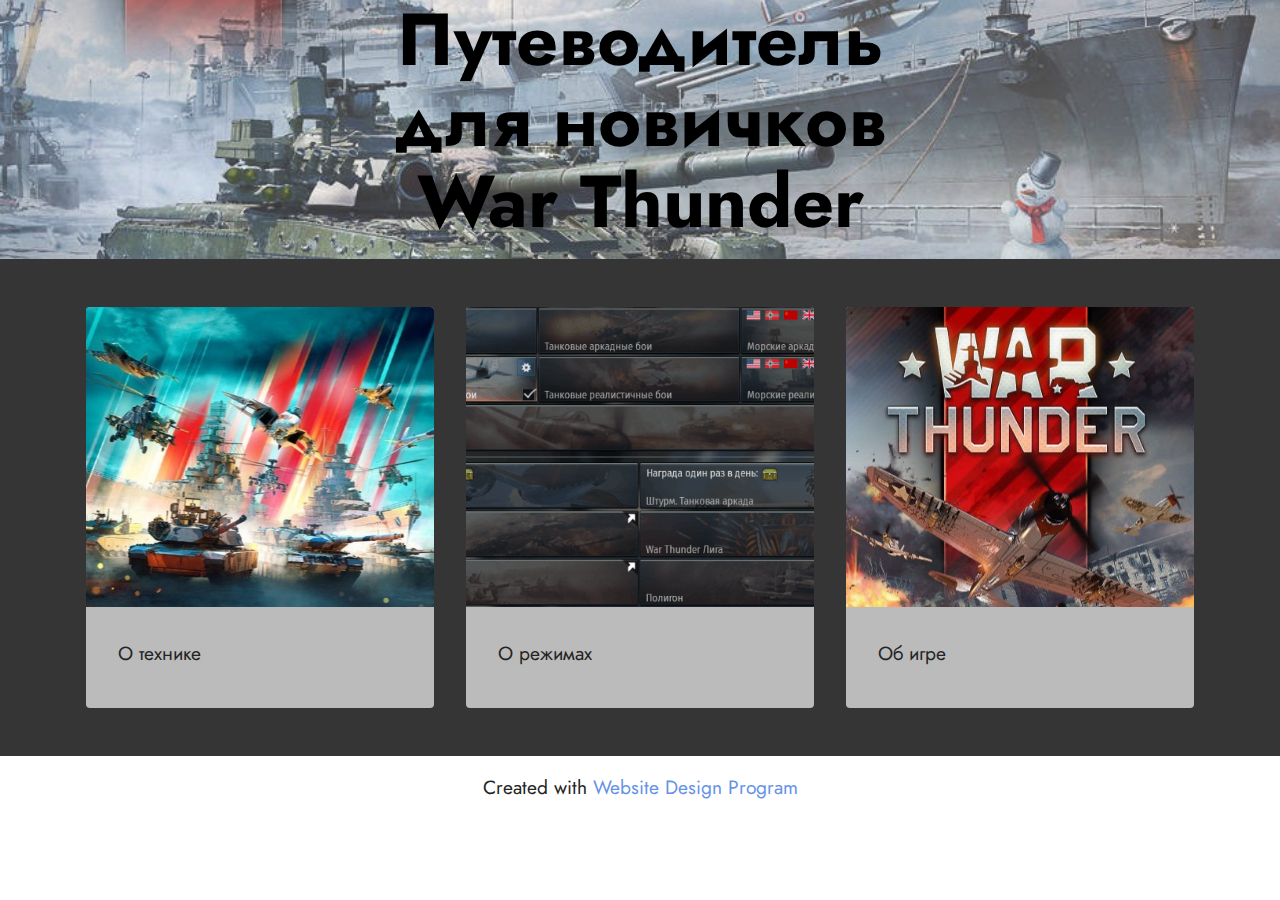
<file: index.html>
<!DOCTYPE html>
<html  >
<head>
  <!-- Site made with Mobirise Website Builder v5.7.12, https://mobirise.com -->
  <meta charset="UTF-8">
  <meta http-equiv="X-UA-Compatible" content="IE=edge">
  <meta name="generator" content="Mobirise v5.7.12, mobirise.com">
  <meta name="viewport" content="width=device-width, initial-scale=1, minimum-scale=1">
  <link rel="shortcut icon" href="assets/images/logo5.png" type="image/x-icon">
  <meta name="description" content="">
  
  
  <title>Home</title>
  <link rel="stylesheet" href="assets/bootstrap/css/bootstrap.min.css">
  <link rel="stylesheet" href="assets/bootstrap/css/bootstrap-grid.min.css">
  <link rel="stylesheet" href="assets/bootstrap/css/bootstrap-reboot.min.css">
  <link rel="stylesheet" href="assets/socicon/css/styles.css">
  <link rel="stylesheet" href="assets/theme/css/style.css">
  <link rel="preload" href="https://fonts.googleapis.com/css?family=Jost:100,200,300,400,500,600,700,800,900,100i,200i,300i,400i,500i,600i,700i,800i,900i&display=swap" as="style" onload="this.onload=null;this.rel='stylesheet'">
  <noscript><link rel="stylesheet" href="https://fonts.googleapis.com/css?family=Jost:100,200,300,400,500,600,700,800,900,100i,200i,300i,400i,500i,600i,700i,800i,900i&display=swap"></noscript>
  <link rel="preload" as="style" href="assets/mobirise/css/mbr-additional.css"><link rel="stylesheet" href="assets/mobirise/css/mbr-additional.css" type="text/css">

  
  
  
</head>
<body>
  
  <section data-bs-version="5.1" class="header13 cid-twcq1nZ4wk" id="header13-b">

    

    
    <div class="mbr-overlay" style="opacity: 0.2; background-color: rgb(255, 255, 255);"></div>

    <div class="align-center container">
        <div class="row justify-content-center">
            <div class="col-12 col-lg-10">
                <h1 class="mbr-section-title mbr-fonts-style mb-3 display-1"><strong>Путеводитель </strong><br><strong>для новичков</strong><br><strong>War Thunder</strong></h1>
                
                
                
                
            </div>
        </div>
    </div>
</section>

<section data-bs-version="5.1" class="features3 cid-tw9xRCIsx5" id="features3-1">
    
    
    <div class="container">
        
        <div class="row mt-4">
            <div class="item features-image сol-12 col-md-6 col-lg-4">
                <div class="item-wrapper">
                    <div class="item-img">
                        <a href="page1.html#features16-2"><img src="assets/images/news-wt-10-years-logo-dc8ad0e7a33b403a2738dbc7d686909f-2-815x460.jpeg" alt="Mobirise Website Builder"></a>
                    </div>
                    <div class="item-content">
                        <h5 class="item-title mbr-fonts-style display-7">О технике</h5>
                        
                        
                    </div>
                    
                </div>
            </div>
            <div class="item features-image сol-12 col-md-6 col-lg-4">
                <div class="item-wrapper">
                    <div class="item-img">
                        <a href="page2.html#features16-6"><img src="assets/images/-2023-02-28-171949-815x404.png" alt="Mobirise Website Builder"></a>
                    </div>
                    <div class="item-content">
                        <h5 class="item-title mbr-fonts-style display-7">О режимах</h5>
                        
                        
                    </div>
                    
                </div>
            </div>
            <div class="item features-image сol-12 col-md-6 col-lg-4">
                <div class="item-wrapper">
                    <div class="item-img">
                        <a href="page3.html#header7-a"><img src="assets/images/870-480x675.jpeg" alt="Mobirise Website Builder"></a>
                    </div>
                    <div class="item-content">
                        <h5 class="item-title mbr-fonts-style display-7">Об игре</h5>
                        
                        
                    </div>
                    
                </div>
            </div>
        </div>
    </div>
</section><section class="display-7" style="padding: 0;align-items: center;justify-content: center;flex-wrap: wrap;    align-content: center;display: flex;position: relative;height: 4rem;"><a href="https://mobiri.se/2946035" style="flex: 1 1;height: 4rem;position: absolute;width: 100%;z-index: 1;"><img alt="" style="height: 4rem;" src="[data-uri]"></a><p style="margin: 0;text-align: center;" class="display-7">Created with &#8204;</p><a style="z-index:1" href="https://mobirise.com/builder/web-design-program.html">Website Design Program</a></section><script src="assets/bootstrap/js/bootstrap.bundle.min.js"></script>  <script src="assets/smoothscroll/smooth-scroll.js"></script>  <script src="assets/ytplayer/index.js"></script>  <script src="assets/theme/js/script.js"></script>  
  
  
</body>
</html>
</file>
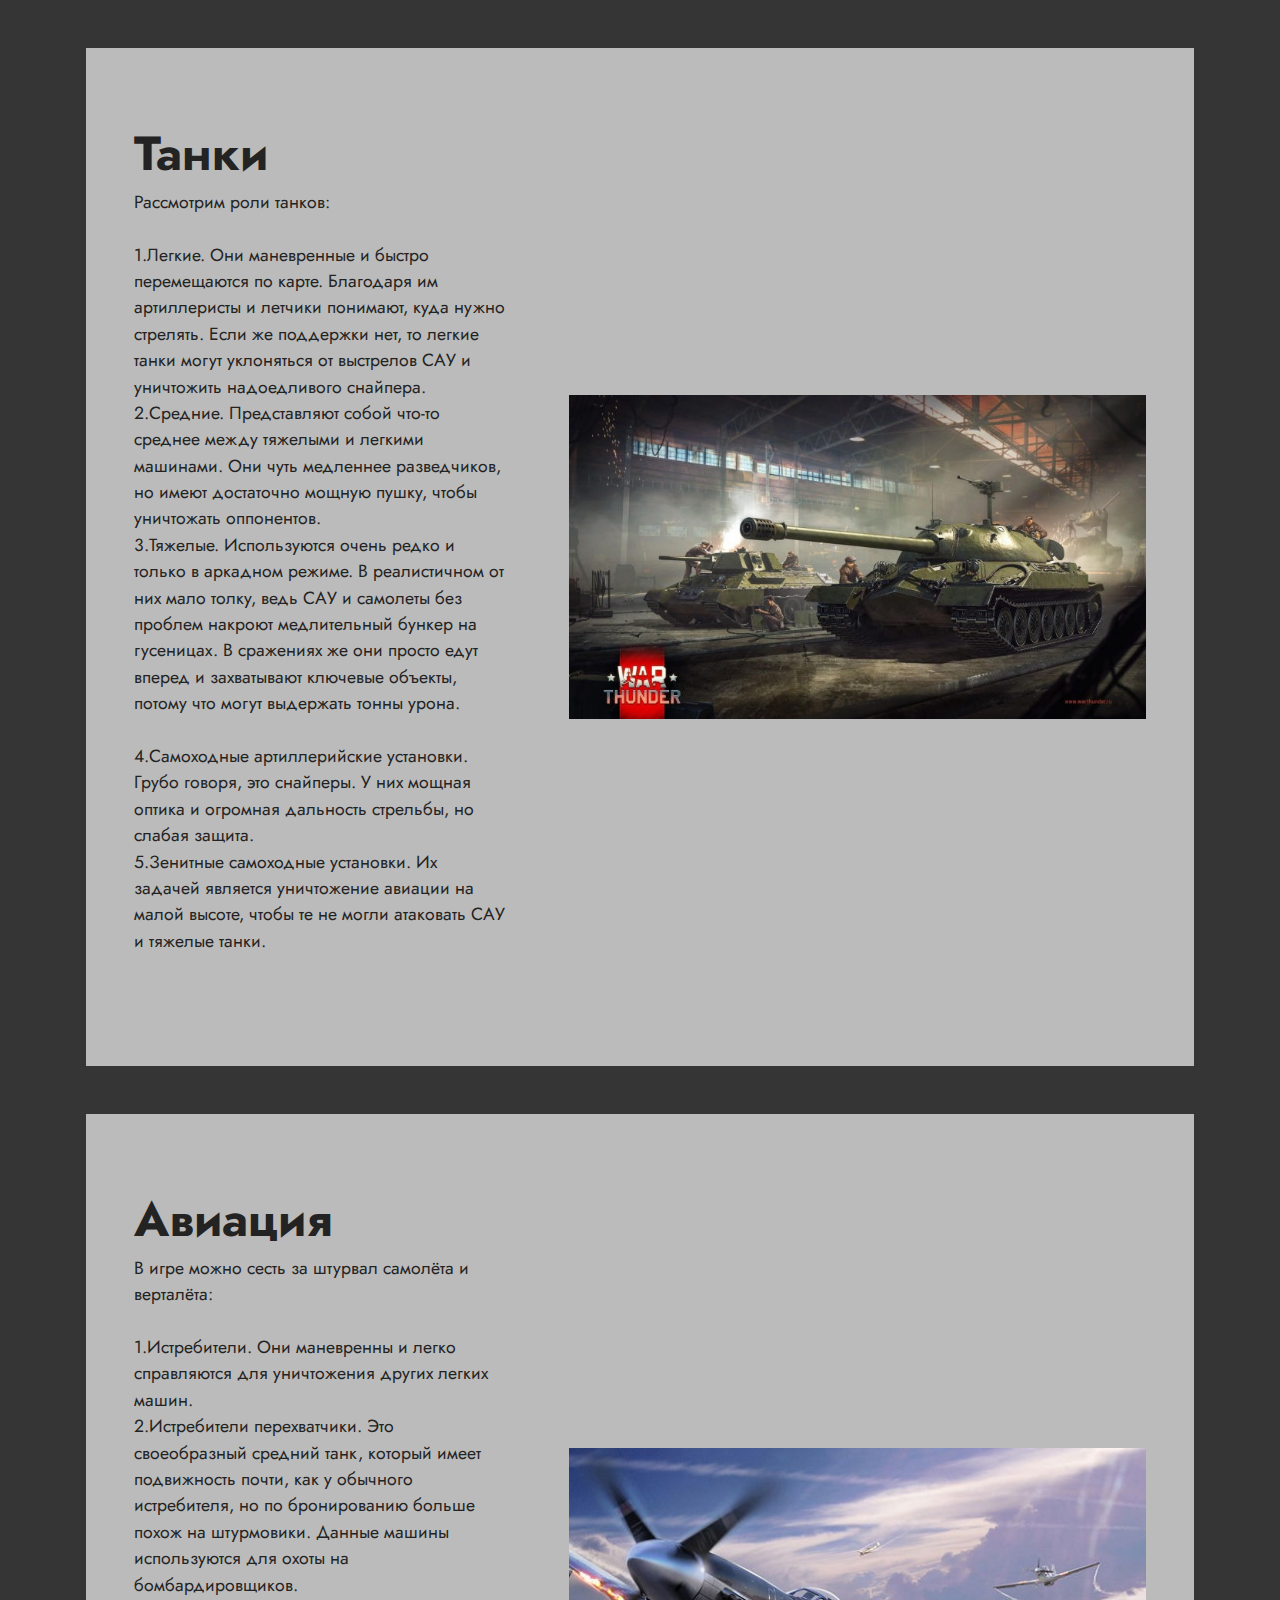
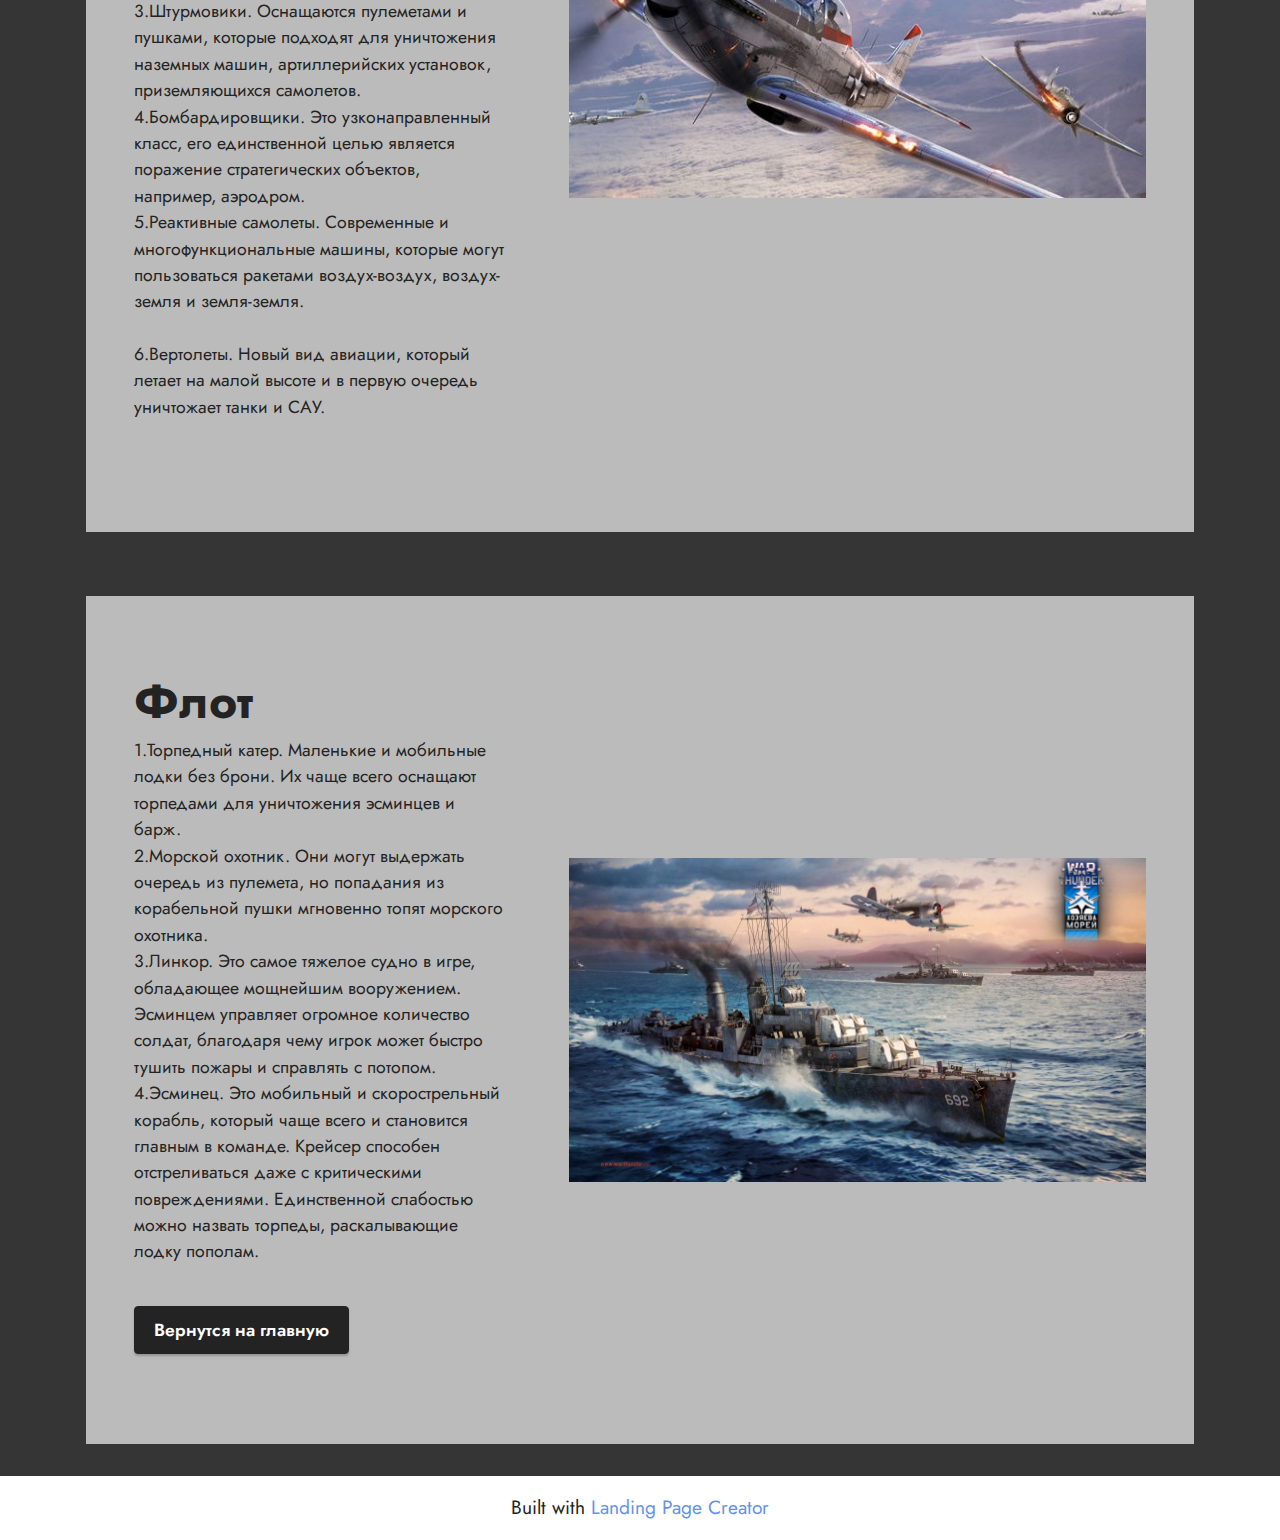
<file: page1.html>
<!DOCTYPE html>
<html  >
<head>
  <!-- Site made with Mobirise Website Builder v5.7.12, https://mobirise.com -->
  <meta charset="UTF-8">
  <meta http-equiv="X-UA-Compatible" content="IE=edge">
  <meta name="generator" content="Mobirise v5.7.12, mobirise.com">
  <meta name="viewport" content="width=device-width, initial-scale=1, minimum-scale=1">
  <link rel="shortcut icon" href="assets/images/logo5.png" type="image/x-icon">
  <meta name="description" content="">
  
  
  <title>Техника</title>
  <link rel="stylesheet" href="assets/bootstrap/css/bootstrap.min.css">
  <link rel="stylesheet" href="assets/bootstrap/css/bootstrap-grid.min.css">
  <link rel="stylesheet" href="assets/bootstrap/css/bootstrap-reboot.min.css">
  <link rel="stylesheet" href="assets/theme/css/style.css">
  <link rel="preload" href="https://fonts.googleapis.com/css?family=Jost:100,200,300,400,500,600,700,800,900,100i,200i,300i,400i,500i,600i,700i,800i,900i&display=swap" as="style" onload="this.onload=null;this.rel='stylesheet'">
  <noscript><link rel="stylesheet" href="https://fonts.googleapis.com/css?family=Jost:100,200,300,400,500,600,700,800,900,100i,200i,300i,400i,500i,600i,700i,800i,900i&display=swap"></noscript>
  <link rel="preload" as="style" href="assets/mobirise/css/mbr-additional.css"><link rel="stylesheet" href="assets/mobirise/css/mbr-additional.css" type="text/css">

  
  
  
</head>
<body>
  
  <section data-bs-version="5.1" class="features15 cid-tw9yBMVdds" id="features16-2">

    

    
    
    <div class="container">
        <div class="content-wrapper">
            <div class="row align-items-center">
                <div class="col-12 col-lg">
                    <div class="text-wrapper">
                        <h6 class="card-title mbr-fonts-style display-2"><strong>Танки</strong></h6>
                        <p class="mbr-text mbr-fonts-style mb-4 display-4">Рассмотрим роли танков:
<br>
<br>1.Легкие. Они маневренные и быстро перемещаются по карте. Благодаря им артиллеристы и летчики понимают, куда нужно стрелять. Если же поддержки нет, то легкие танки могут уклоняться от выстрелов САУ и уничтожить надоедливого снайпера.
<br>2.Средние. Представляют собой что-то среднее между тяжелыми и легкими машинами. Они чуть медленнее разведчиков, но имеют достаточно мощную пушку, чтобы уничтожать оппонентов.
<br>3.Тяжелые. Используются очень редко и только в аркадном режиме. В реалистичном от них мало толку, ведь САУ и самолеты без проблем накроют медлительный бункер на гусеницах. В сражениях же они просто едут вперед и захватывают ключевые объекты, потому что могут выдержать тонны урона.<br>
<br>4.Самоходные артиллерийские установки. Грубо говоря, это снайперы. У них мощная оптика и огромная дальность стрельбы, но слабая защита.
<br>5.Зенитные самоходные установки. Их задачей является уничтожение авиации на малой высоте, чтобы те не могли атаковать САУ и тяжелые танки.&nbsp;<br></p>
                        
                    </div>
                </div>
                <div class="col-12 col-lg-7">
                    <div class="image-wrapper">
                        <img src="assets/images/sm.0.750-750x422.jpeg" alt="Mobirise Website Builder">
                    </div>
                </div>
            </div>
        </div>
    </div>
</section>

<section data-bs-version="5.1" class="features15 cid-tw9yC3oC54" id="features16-3">

    

    
    
    <div class="container">
        <div class="content-wrapper">
            <div class="row align-items-center">
                <div class="col-12 col-lg">
                    <div class="text-wrapper">
                        <h6 class="card-title mbr-fonts-style display-2"><strong>Авиация</strong></h6>
                        <p class="mbr-text mbr-fonts-style mb-4 display-4">В игре можно сесть за штурвал самолёта и верталёта:
<br>
<br>1.Истребители. Они маневренны и легко справляются для уничтожения других легких машин.
<br>2.Истребители перехватчики. Это своеобразный средний танк, который имеет подвижность почти, как у обычного истребителя, но по бронированию больше похож на штурмовики. Данные машины используются для охоты на бомбардировщиков.
<br>3.Штурмовики. Оснащаются пулеметами и пушками, которые подходят для уничтожения наземных машин, артиллерийских установок, приземляющихся самолетов.
<br>4.Бомбардировщики. Это узконаправленный класс, его единственной целью является поражение стратегических объектов, например, аэродром.
<br>5.Реактивные самолеты. Современные и многофункциональные машины, которые могут пользоваться ракетами воздух-воздух, воздух-земля и земля-земля.<br>
<br>6.Вертолеты. Новый вид авиации, который летает на малой высоте и в первую очередь уничтожает танки и САУ.&nbsp;<br></p>
                        
                    </div>
                </div>
                <div class="col-12 col-lg-7">
                    <div class="image-wrapper">
                        <img src="assets/images/wt-lu4-600x364.jpeg" alt="Mobirise Website Builder">
                    </div>
                </div>
            </div>
        </div>
    </div>
</section>

<section data-bs-version="5.1" class="features15 cid-tw9yCrsTyY" id="features16-5">

    

    
    
    <div class="container">
        <div class="content-wrapper">
            <div class="row align-items-center">
                <div class="col-12 col-lg">
                    <div class="text-wrapper">
                        <h6 class="card-title mbr-fonts-style display-2"><strong>Флот</strong></h6>
                        <p class="mbr-text mbr-fonts-style mb-4 display-4">1.Торпедный катер. Маленькие и мобильные лодки без брони. Их чаще всего оснащают торпедами для уничтожения эсминцев и барж.
<br>2.Морской охотник. Они могут выдержать очередь из пулемета, но попадания из корабельной пушки мгновенно топят морского охотника.
<br>3.Линкор. Это самое тяжелое судно в игре, обладающее мощнейшим вооружением. Эсминцем управляет огромное количество солдат, благодаря чему игрок может быстро тушить пожары и справлять с потопом.
<br>4.Эсминец. Это мобильный и скорострельный корабль, который чаще всего и становится главным в команде. Крейсер способен отстреливаться даже с критическими повреждениями. Единственной слабостью можно назвать торпеды, раскалывающие лодку пополам.</p>
                        <div class="mbr-section-btn mt-3"><a class="btn btn-black display-4" href="index.html#features3-1">Вернутся на главную</a></div>
                    </div>
                </div>
                <div class="col-12 col-lg-7">
                    <div class="image-wrapper">
                        <img src="assets/images/1-83-2560x1440-logo-us-ru-3c84f53faa77baf6b33f02006762c57b-1160x653.jpeg" alt="Mobirise Website Builder">
                    </div>
                </div>
            </div>
        </div>
    </div>
</section><section class="display-7" style="padding: 0;align-items: center;justify-content: center;flex-wrap: wrap;    align-content: center;display: flex;position: relative;height: 4rem;"><a href="https://mobiri.se/2946035" style="flex: 1 1;height: 4rem;position: absolute;width: 100%;z-index: 1;"><img alt="" style="height: 4rem;" src="[data-uri]"></a><p style="margin: 0;text-align: center;" class="display-7">Built with &#8204;</p><a style="z-index:1" href="https://mobirise.com/builder/landing-page-builder.html">Landing Page Creator</a></section><script src="assets/bootstrap/js/bootstrap.bundle.min.js"></script>  <script src="assets/smoothscroll/smooth-scroll.js"></script>  <script src="assets/ytplayer/index.js"></script>  <script src="assets/theme/js/script.js"></script>  
  
  
</body>
</html>
</file>
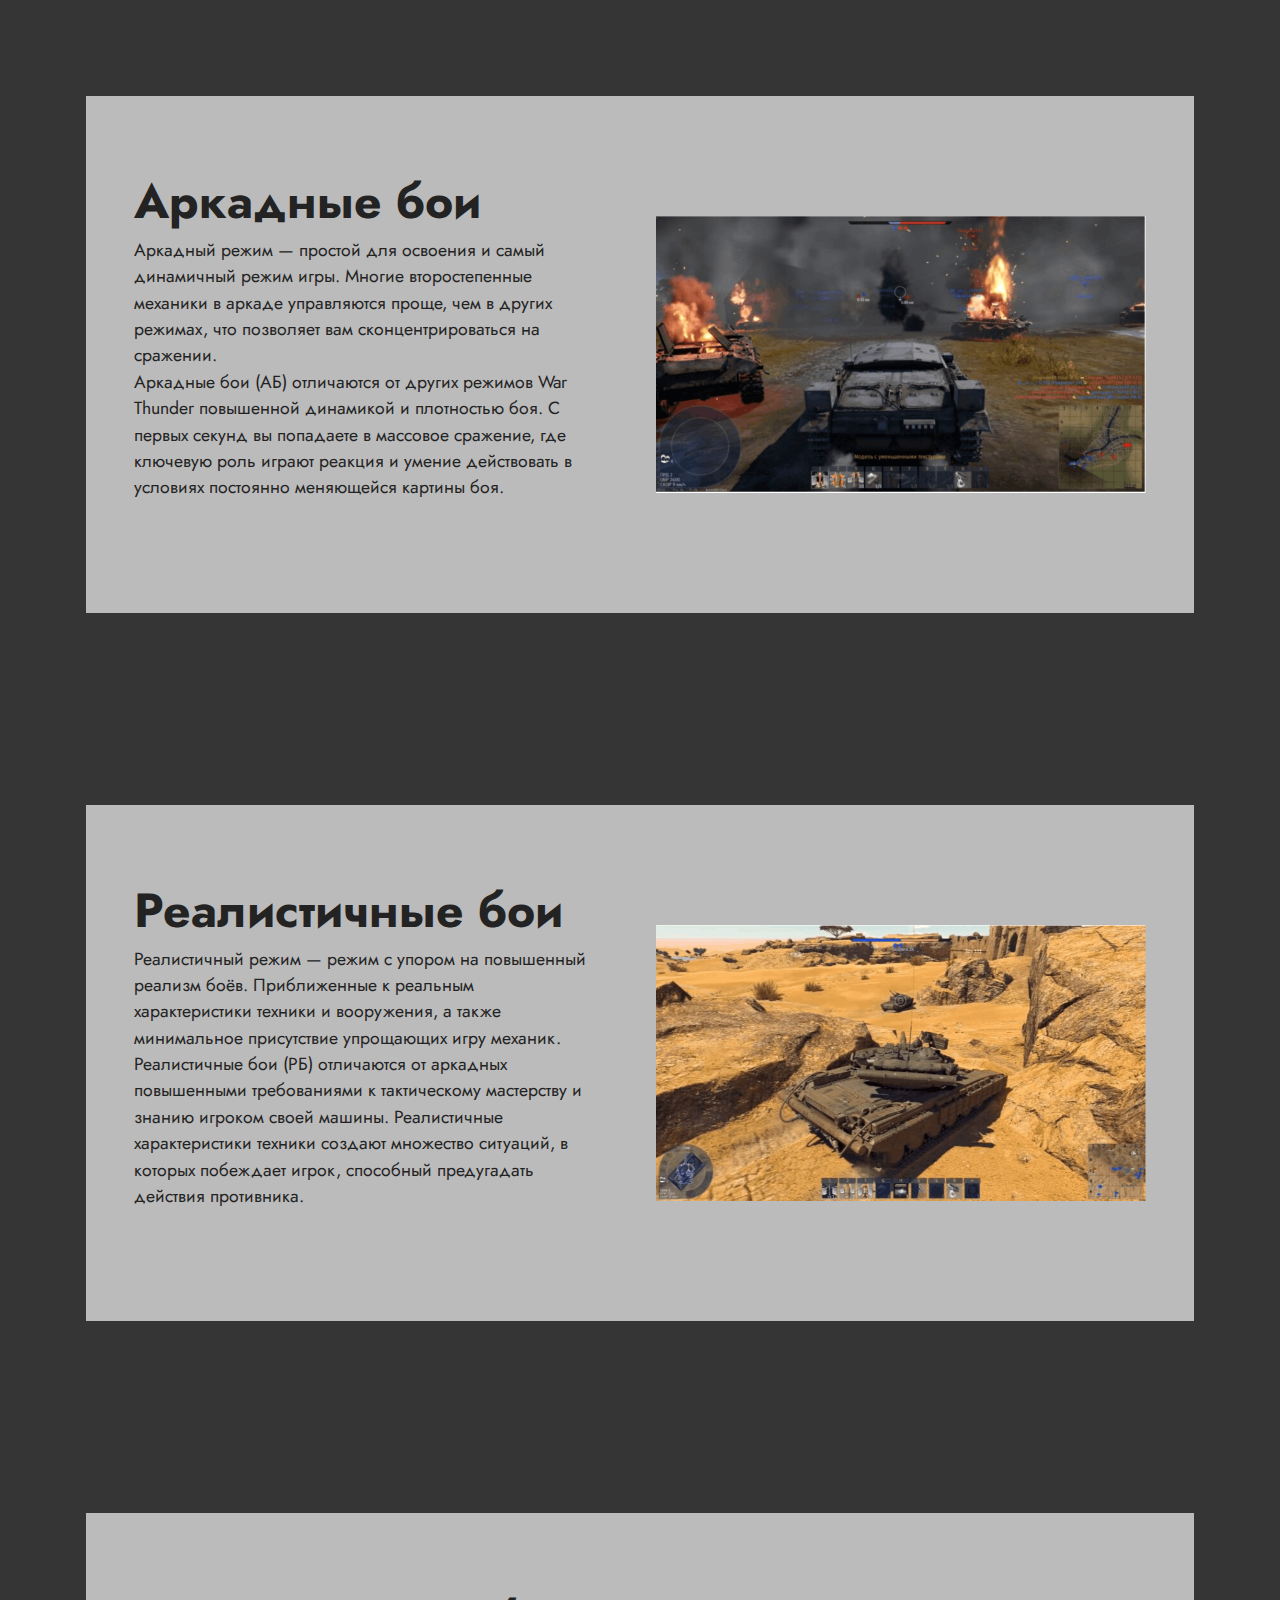
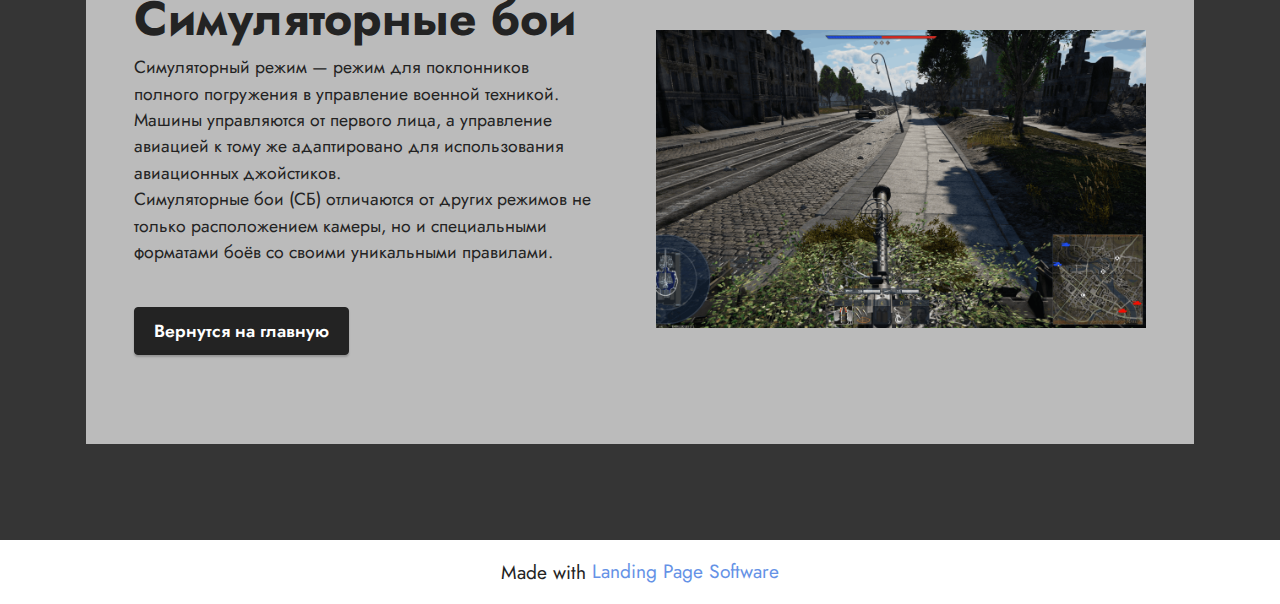
<file: page2.html>
<!DOCTYPE html>
<html  >
<head>
  <!-- Site made with Mobirise Website Builder v5.7.12, https://mobirise.com -->
  <meta charset="UTF-8">
  <meta http-equiv="X-UA-Compatible" content="IE=edge">
  <meta name="generator" content="Mobirise v5.7.12, mobirise.com">
  <meta name="viewport" content="width=device-width, initial-scale=1, minimum-scale=1">
  <link rel="shortcut icon" href="assets/images/logo5.png" type="image/x-icon">
  <meta name="description" content="">
  
  
  <title>Режимы</title>
  <link rel="stylesheet" href="assets/bootstrap/css/bootstrap.min.css">
  <link rel="stylesheet" href="assets/bootstrap/css/bootstrap-grid.min.css">
  <link rel="stylesheet" href="assets/bootstrap/css/bootstrap-reboot.min.css">
  <link rel="stylesheet" href="assets/theme/css/style.css">
  <link rel="preload" href="https://fonts.googleapis.com/css?family=Jost:100,200,300,400,500,600,700,800,900,100i,200i,300i,400i,500i,600i,700i,800i,900i&display=swap" as="style" onload="this.onload=null;this.rel='stylesheet'">
  <noscript><link rel="stylesheet" href="https://fonts.googleapis.com/css?family=Jost:100,200,300,400,500,600,700,800,900,100i,200i,300i,400i,500i,600i,700i,800i,900i&display=swap"></noscript>
  <link rel="preload" as="style" href="assets/mobirise/css/mbr-additional.css"><link rel="stylesheet" href="assets/mobirise/css/mbr-additional.css" type="text/css">

  
  
  
</head>
<body>
  
  <section data-bs-version="5.1" class="features15 cid-tw9zukFG3W" id="features16-6">

    

    
    
    <div class="container">
        <div class="content-wrapper">
            <div class="row align-items-center">
                <div class="col-12 col-lg">
                    <div class="text-wrapper">
                        <h6 class="card-title mbr-fonts-style display-2"><strong>Аркадные бои</strong></h6>
                        <p class="mbr-text mbr-fonts-style mb-4 display-4">Аркадный режим — простой для освоения и самый динамичный режим игры. Многие второстепенные механики в аркаде управляются проще, чем в других режимах, что позволяет вам сконцентрироваться на сражении.
<br>Аркадные бои (АБ) отличаются от других режимов War Thunder повышенной динамикой и плотностью боя. С первых секунд вы попадаете в массовое сражение, где ключевую роль играют реакция и умение действовать в условиях постоянно меняющейся картины боя.</p>
                        
                    </div>
                </div>
                <div class="col-12 col-lg-6">
                    <div class="image-wrapper">
                        <img src="assets/images/-2023-02-18-120939-937x531.png" alt="Mobirise Website Builder">
                    </div>
                </div>
            </div>
        </div>
    </div>
</section>

<section data-bs-version="5.1" class="features15 cid-tw9zupOEqO" id="features16-7">

    

    
    
    <div class="container">
        <div class="content-wrapper">
            <div class="row align-items-center">
                <div class="col-12 col-lg">
                    <div class="text-wrapper">
                        <h6 class="card-title mbr-fonts-style display-2"><strong>Реалистичные бои</strong></h6>
                        <p class="mbr-text mbr-fonts-style mb-4 display-4">Реалистичный режим — режим с упором на повышенный реализм боёв. Приближенные к реальным характеристики техники и вооружения, а также минимальное присутствие упрощающих игру механик.
<br>Реалистичные бои (РБ) отличаются от аркадных повышенными требованиями к тактическому мастерству и знанию игроком своей машины. Реалистичные характеристики техники создают множество ситуаций, в которых побеждает игрок, способный предугадать действия противника.</p>
                        
                    </div>
                </div>
                <div class="col-12 col-lg-6">
                    <div class="image-wrapper">
                        <img src="assets/images/-2023-02-18-121110-937x528.png" alt="Mobirise Website Builder">
                    </div>
                </div>
            </div>
        </div>
    </div>
</section>

<section data-bs-version="5.1" class="features15 cid-tw9zuLFS7M" id="features16-8">

    

    
    
    <div class="container">
        <div class="content-wrapper">
            <div class="row align-items-center">
                <div class="col-12 col-lg">
                    <div class="text-wrapper">
                        <h6 class="card-title mbr-fonts-style display-2"><strong>Симуляторные бои</strong></h6>
                        <p class="mbr-text mbr-fonts-style mb-4 display-4">Симуляторный режим — режим для поклонников полного погружения в управление военной техникой. Машины управляются от первого лица, а управление авиацией к тому же адаптировано для использования авиационных джойстиков.
<br>Симуляторные бои (СБ) отличаются от других режимов не только расположением камеры, но и специальными форматами боёв со своими уникальными правилами.</p>
                        <div class="mbr-section-btn mt-3"><a class="btn btn-black display-4" href="index.html#features3-1">Вернутся на главную</a></div>
                    </div>
                </div>
                <div class="col-12 col-lg-6">
                    <div class="image-wrapper">
                        <img src="assets/images/-2023-02-18-122125-1160x705.png" alt="Mobirise Website Builder">
                    </div>
                </div>
            </div>
        </div>
    </div>
</section><section class="display-7" style="padding: 0;align-items: center;justify-content: center;flex-wrap: wrap;    align-content: center;display: flex;position: relative;height: 4rem;"><a href="https://mobiri.se/2946035" style="flex: 1 1;height: 4rem;position: absolute;width: 100%;z-index: 1;"><img alt="" style="height: 4rem;" src="[data-uri]"></a><p style="margin: 0;text-align: center;" class="display-7">Made with &#8204;</p><a style="z-index:1" href="https://mobirise.com/builder/landing-page-software.html">Landing Page Software</a></section><script src="assets/bootstrap/js/bootstrap.bundle.min.js"></script>  <script src="assets/smoothscroll/smooth-scroll.js"></script>  <script src="assets/ytplayer/index.js"></script>  <script src="assets/theme/js/script.js"></script>  
  
  
</body>
</html>
</file>
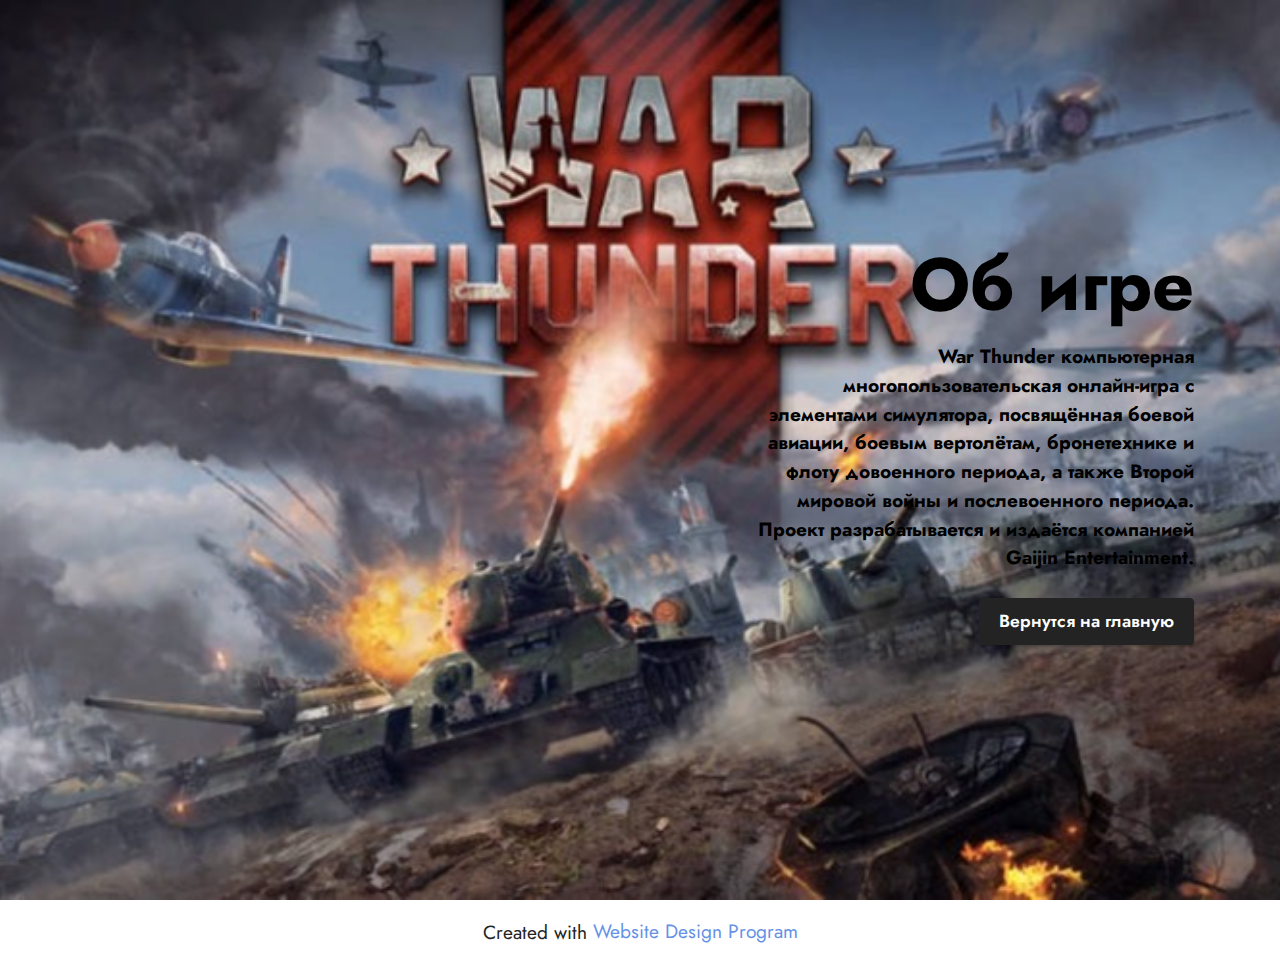
<file: page3.html>
<!DOCTYPE html>
<html  >
<head>
  <!-- Site made with Mobirise Website Builder v5.7.12, https://mobirise.com -->
  <meta charset="UTF-8">
  <meta http-equiv="X-UA-Compatible" content="IE=edge">
  <meta name="generator" content="Mobirise v5.7.12, mobirise.com">
  <meta name="viewport" content="width=device-width, initial-scale=1, minimum-scale=1">
  <link rel="shortcut icon" href="assets/images/logo5.png" type="image/x-icon">
  <meta name="description" content="">
  
  
  <title>Об игре</title>
  <link rel="stylesheet" href="assets/bootstrap/css/bootstrap.min.css">
  <link rel="stylesheet" href="assets/bootstrap/css/bootstrap-grid.min.css">
  <link rel="stylesheet" href="assets/bootstrap/css/bootstrap-reboot.min.css">
  <link rel="stylesheet" href="assets/theme/css/style.css">
  <link rel="preload" href="https://fonts.googleapis.com/css?family=Jost:100,200,300,400,500,600,700,800,900,100i,200i,300i,400i,500i,600i,700i,800i,900i&display=swap" as="style" onload="this.onload=null;this.rel='stylesheet'">
  <noscript><link rel="stylesheet" href="https://fonts.googleapis.com/css?family=Jost:100,200,300,400,500,600,700,800,900,100i,200i,300i,400i,500i,600i,700i,800i,900i&display=swap"></noscript>
  <link rel="preload" as="style" href="assets/mobirise/css/mbr-additional.css"><link rel="stylesheet" href="assets/mobirise/css/mbr-additional.css" type="text/css">

  
  
  
</head>
<body>
  
  <section data-bs-version="5.1" class="header7 cid-tw9B9J3W0C mbr-fullscreen" id="header7-a">

    

    
    

    <div class="text-right container">
        <div class="row justify-content-end">
            <div class="col-12 col-lg-5">
                <h1 class="mbr-section-title mbr-fonts-style mb-3 display-1"><strong>Об игре</strong></h1>
                
                <p class="mbr-text mbr-fonts-style display-7"><strong>War Thunder компьютерная многопользовательская онлайн-игра с элементами симулятора, посвящённая боевой авиации, боевым вертолётам, бронетехнике и флоту довоенного периода, а также Второй мировой войны и послевоенного периода. Проект разрабатывается и издаётся компанией Gaijin Entertainment.</strong></p>
                <div class="mbr-section-btn mt-3"><a class="btn btn-black display-4" href="index.html#features3-1">Вернутся на главную</a></div>
            </div>
        </div>
    </div>
</section><section class="display-7" style="padding: 0;align-items: center;justify-content: center;flex-wrap: wrap;    align-content: center;display: flex;position: relative;height: 4rem;"><a href="https://mobiri.se/2946035" style="flex: 1 1;height: 4rem;position: absolute;width: 100%;z-index: 1;"><img alt="" style="height: 4rem;" src="[data-uri]"></a><p style="margin: 0;text-align: center;" class="display-7">Created with &#8204;</p><a style="z-index:1" href="https://mobirise.com/builder/web-design-program.html">Website Design Program</a></section><script src="assets/bootstrap/js/bootstrap.bundle.min.js"></script>  <script src="assets/smoothscroll/smooth-scroll.js"></script>  <script src="assets/ytplayer/index.js"></script>  <script src="assets/theme/js/script.js"></script>  
  
  
</body>
</html>
</file>
<file: assets/socicon/css/styles.css>
@charset "UTF-8";

@font-face {
  font-family: 'Socicon';
  src:  url('../fonts/socicon.eot');
  src:  url('../fonts/socicon.eot?#iefix') format('embedded-opentype'),
    url('../fonts/socicon.woff2') format('woff2'),
    url('../fonts/socicon.ttf') format('truetype'),
    url('../fonts/socicon.woff') format('woff'),
    url('../fonts/socicon.svg#socicon') format('svg');
  font-weight: normal;
  font-style: normal;
  font-display: swap;
}

[data-icon]:before {
  font-family: "socicon" !important;
  content: attr(data-icon);
  font-style: normal !important;
  font-weight: normal !important;
  font-variant: normal !important;
  text-transform: none !important;
  speak: none;
  line-height: 1;
  -webkit-font-smoothing: antialiased;
  -moz-osx-font-smoothing: grayscale;
}

[class^="socicon-"], [class*=" socicon-"] {
  /* use !important to prevent issues with browser extensions that change fonts */
  font-family: 'Socicon' !important;
  speak: none;
  font-style: normal;
  font-weight: normal;
  font-variant: normal;
  text-transform: none;
  line-height: 1;

  /* Better Font Rendering =========== */
  -webkit-font-smoothing: antialiased;
  -moz-osx-font-smoothing: grayscale;
}

.socicon-eitaa:before {
  content: "\e97c";
}
.socicon-soroush:before {
  content: "\e97d";
}
.socicon-bale:before {
  content: "\e97e";
}
.socicon-zazzle:before {
  content: "\e97b";
}
.socicon-society6:before {
  content: "\e97a";
}
.socicon-redbubble:before {
  content: "\e979";
}
.socicon-avvo:before {
  content: "\e978";
}
.socicon-stitcher:before {
  content: "\e977";
}
.socicon-googlehangouts:before {
  content: "\e974";
}
.socicon-dlive:before {
  content: "\e975";
}
.socicon-vsco:before {
  content: "\e976";
}
.socicon-flipboard:before {
  content: "\e973";
}
.socicon-ubuntu:before {
  content: "\e958";
}
.socicon-artstation:before {
  content: "\e959";
}
.socicon-invision:before {
  content: "\e95a";
}
.socicon-torial:before {
  content: "\e95b";
}
.socicon-collectorz:before {
  content: "\e95c";
}
.socicon-seenthis:before {
  content: "\e95d";
}
.socicon-googleplaymusic:before {
  content: "\e95e";
}
.socicon-debian:before {
  content: "\e95f";
}
.socicon-filmfreeway:before {
  content: "\e960";
}
.socicon-gnome:before {
  content: "\e961";
}
.socicon-itchio:before {
  content: "\e962";
}
.socicon-jamendo:before {
  content: "\e963";
}
.socicon-mix:before {
  content: "\e964";
}
.socicon-sharepoint:before {
  content: "\e965";
}
.socicon-tinder:before {
  content: "\e966";
}
.socicon-windguru:before {
  content: "\e967";
}
.socicon-cdbaby:before {
  content: "\e968";
}
.socicon-elementaryos:before {
  content: "\e969";
}
.socicon-stage32:before {
  content: "\e96a";
}
.socicon-tiktok:before {
  content: "\e96b";
}
.socicon-gitter:before {
  content: "\e96c";
}
.socicon-letterboxd:before {
  content: "\e96d";
}
.socicon-threema:before {
  content: "\e96e";
}
.socicon-splice:before {
  content: "\e96f";
}
.socicon-metapop:before {
  content: "\e970";
}
.socicon-naver:before {
  content: "\e971";
}
.socicon-remote:before {
  content: "\e972";
}
.socicon-internet:before {
  content: "\e957";
}
.socicon-moddb:before {
  content: "\e94b";
}
.socicon-indiedb:before {
  content: "\e94c";
}
.socicon-traxsource:before {
  content: "\e94d";
}
.socicon-gamefor:before {
  content: "\e94e";
}
.socicon-pixiv:before {
  content: "\e94f";
}
.socicon-myanimelist:before {
  content: "\e950";
}
.socicon-blackberry:before {
  content: "\e951";
}
.socicon-wickr:before {
  content: "\e952";
}
.socicon-spip:before {
  content: "\e953";
}
.socicon-napster:before {
  content: "\e954";
}
.socicon-beatport:before {
  content: "\e955";
}
.socicon-hackerone:before {
  content: "\e956";
}
.socicon-hackernews:before {
  content: "\e946";
}
.socicon-smashwords:before {
  content: "\e947";
}
.socicon-kobo:before {
  content: "\e948";
}
.socicon-bookbub:before {
  content: "\e949";
}
.socicon-mailru:before {
  content: "\e94a";
}
.socicon-gitlab:before {
  content: "\e945";
}
.socicon-instructables:before {
  content: "\e944";
}
.socicon-portfolio:before {
  content: "\e943";
}
.socicon-codered:before {
  content: "\e940";
}
.socicon-origin:before {
  content: "\e941";
}
.socicon-nextdoor:before {
  content: "\e942";
}
.socicon-udemy:before {
  content: "\e93f";
}
.socicon-livemaster:before {
  content: "\e93e";
}
.socicon-crunchbase:before {
  content: "\e93b";
}
.socicon-homefy:before {
  content: "\e93c";
}
.socicon-calendly:before {
  content: "\e93d";
}
.socicon-realtor:before {
  content: "\e90f";
}
.socicon-tidal:before {
  content: "\e910";
}
.socicon-qobuz:before {
  content: "\e911";
}
.socicon-natgeo:before {
  content: "\e912";
}
.socicon-mastodon:before {
  content: "\e913";
}
.socicon-unsplash:before {
  content: "\e914";
}
.socicon-homeadvisor:before {
  content: "\e915";
}
.socicon-angieslist:before {
  content: "\e916";
}
.socicon-codepen:before {
  content: "\e917";
}
.socicon-slack:before {
  content: "\e918";
}
.socicon-openaigym:before {
  content: "\e919";
}
.socicon-logmein:before {
  content: "\e91a";
}
.socicon-fiverr:before {
  content: "\e91b";
}
.socicon-gotomeeting:before {
  content: "\e91c";
}
.socicon-aliexpress:before {
  content: "\e91d";
}
.socicon-guru:before {
  content: "\e91e";
}
.socicon-appstore:before {
  content: "\e91f";
}
.socicon-homes:before {
  content: "\e920";
}
.socicon-zoom:before {
  content: "\e921";
}
.socicon-alibaba:before {
  content: "\e922";
}
.socicon-craigslist:before {
  content: "\e923";
}
.socicon-wix:before {
  content: "\e924";
}
.socicon-redfin:before {
  content: "\e925";
}
.socicon-googlecalendar:before {
  content: "\e926";
}
.socicon-shopify:before {
  content: "\e927";
}
.socicon-freelancer:before {
  content: "\e928";
}
.socicon-seedrs:before {
  content: "\e929";
}
.socicon-bing:before {
  content: "\e92a";
}
.socicon-doodle:before {
  content: "\e92b";
}
.socicon-bonanza:before {
  content: "\e92c";
}
.socicon-squarespace:before {
  content: "\e92d";
}
.socicon-toptal:before {
  content: "\e92e";
}
.socicon-gust:before {
  content: "\e92f";
}
.socicon-ask:before {
  content: "\e930";
}
.socicon-trulia:before {
  content: "\e931";
}
.socicon-loomly:before {
  content: "\e932";
}
.socicon-ghost:before {
  content: "\e933";
}
.socicon-upwork:before {
  content: "\e934";
}
.socicon-fundable:before {
  content: "\e935";
}
.socicon-booking:before {
  content: "\e936";
}
.socicon-googlemaps:before {
  content: "\e937";
}
.socicon-zillow:before {
  content: "\e938";
}
.socicon-niconico:before {
  content: "\e939";
}
.socicon-toneden:before {
  content: "\e93a";
}
.socicon-augment:before {
  content: "\e908";
}
.socicon-bitbucket:before {
  content: "\e909";
}
.socicon-fyuse:before {
  content: "\e90a";
}
.socicon-yt-gaming:before {
  content: "\e90b";
}
.socicon-sketchfab:before {
  content: "\e90c";
}
.socicon-mobcrush:before {
  content: "\e90d";
}
.socicon-microsoft:before {
  content: "\e90e";
}
.socicon-pandora:before {
  content: "\e907";
}
.socicon-messenger:before {
  content: "\e906";
}
.socicon-gamewisp:before {
  content: "\e905";
}
.socicon-bloglovin:before {
  content: "\e904";
}
.socicon-tunein:before {
  content: "\e903";
}
.socicon-gamejolt:before {
  content: "\e901";
}
.socicon-trello:before {
  content: "\e902";
}
.socicon-spreadshirt:before {
  content: "\e900";
}
.socicon-500px:before {
  content: "\e000";
}
.socicon-8tracks:before {
  content: "\e001";
}
.socicon-airbnb:before {
  content: "\e002";
}
.socicon-alliance:before {
  content: "\e003";
}
.socicon-amazon:before {
  content: "\e004";
}
.socicon-amplement:before {
  content: "\e005";
}
.socicon-android:before {
  content: "\e006";
}
.socicon-angellist:before {
  content: "\e007";
}
.socicon-apple:before {
  content: "\e008";
}
.socicon-appnet:before {
  content: "\e009";
}
.socicon-baidu:before {
  content: "\e00a";
}
.socicon-bandcamp:before {
  content: "\e00b";
}
.socicon-battlenet:before {
  content: "\e00c";
}
.socicon-mixer:before {
  content: "\e00d";
}
.socicon-bebee:before {
  content: "\e00e";
}
.socicon-bebo:before {
  content: "\e00f";
}
.socicon-behance:before {
  content: "\e010";
}
.socicon-blizzard:before {
  content: "\e011";
}
.socicon-blogger:before {
  content: "\e012";
}
.socicon-buffer:before {
  content: "\e013";
}
.socicon-chrome:before {
  content: "\e014";
}
.socicon-coderwall:before {
  content: "\e015";
}
.socicon-curse:before {
  content: "\e016";
}
.socicon-dailymotion:before {
  content: "\e017";
}
.socicon-deezer:before {
  content: "\e018";
}
.socicon-delicious:before {
  content: "\e019";
}
.socicon-deviantart:before {
  content: "\e01a";
}
.socicon-diablo:before {
  content: "\e01b";
}
.socicon-digg:before {
  content: "\e01c";
}
.socicon-discord:before {
  content: "\e01d";
}
.socicon-disqus:before {
  content: "\e01e";
}
.socicon-douban:before {
  content: "\e01f";
}
.socicon-draugiem:before {
  content: "\e020";
}
.socicon-dribbble:before {
  content: "\e021";
}
.socicon-drupal:before {
  content: "\e022";
}
.socicon-ebay:before {
  content: "\e023";
}
.socicon-ello:before {
  content: "\e024";
}
.socicon-endomodo:before {
  content: "\e025";
}
.socicon-envato:before {
  content: "\e026";
}
.socicon-etsy:before {
  content: "\e027";
}
.socicon-facebook:before {
  content: "\e028";
}
.socicon-feedburner:before {
  content: "\e029";
}
.socicon-filmweb:before {
  content: "\e02a";
}
.socicon-firefox:before {
  content: "\e02b";
}
.socicon-flattr:before {
  content: "\e02c";
}
.socicon-flickr:before {
  content: "\e02d";
}
.socicon-formulr:before {
  content: "\e02e";
}
.socicon-forrst:before {
  content: "\e02f";
}
.socicon-foursquare:before {
  content: "\e030";
}
.socicon-friendfeed:before {
  content: "\e031";
}
.socicon-github:before {
  content: "\e032";
}
.socicon-goodreads:before {
  content: "\e033";
}
.socicon-google:before {
  content: "\e034";
}
.socicon-googlescholar:before {
  content: "\e035";
}
.socicon-googlegroups:before {
  content: "\e036";
}
.socicon-googlephotos:before {
  content: "\e037";
}
.socicon-googleplus:before {
  content: "\e038";
}
.socicon-grooveshark:before {
  content: "\e039";
}
.socicon-hackerrank:before {
  content: "\e03a";
}
.socicon-hearthstone:before {
  content: "\e03b";
}
.socicon-hellocoton:before {
  content: "\e03c";
}
.socicon-heroes:before {
  content: "\e03d";
}
.socicon-smashcast:before {
  content: "\e03e";
}
.socicon-horde:before {
  content: "\e03f";
}
.socicon-houzz:before {
  content: "\e040";
}
.socicon-icq:before {
  content: "\e041";
}
.socicon-identica:before {
  content: "\e042";
}
.socicon-imdb:before {
  content: "\e043";
}
.socicon-instagram:before {
  content: "\e044";
}
.socicon-issuu:before {
  content: "\e045";
}
.socicon-istock:before {
  content: "\e046";
}
.socicon-itunes:before {
  content: "\e047";
}
.socicon-keybase:before {
  content: "\e048";
}
.socicon-lanyrd:before {
  content: "\e049";
}
.socicon-lastfm:before {
  content: "\e04a";
}
.socicon-line:before {
  content: "\e04b";
}
.socicon-linkedin:before {
  content: "\e04c";
}
.socicon-livejournal:before {
  content: "\e04d";
}
.socicon-lyft:before {
  content: "\e04e";
}
.socicon-macos:before {
  content: "\e04f";
}
.socicon-mail:before {
  content: "\e050";
}
.socicon-medium:before {
  content: "\e051";
}
.socicon-meetup:before {
  content: "\e052";
}
.socicon-mixcloud:before {
  content: "\e053";
}
.socicon-modelmayhem:before {
  content: "\e054";
}
.socicon-mumble:before {
  content: "\e055";
}
.socicon-myspace:before {
  content: "\e056";
}
.socicon-newsvine:before {
  content: "\e057";
}
.socicon-nintendo:before {
  content: "\e058";
}
.socicon-npm:before {
  content: "\e059";
}
.socicon-odnoklassniki:before {
  content: "\e05a";
}
.socicon-openid:before {
  content: "\e05b";
}
.socicon-opera:before {
  content: "\e05c";
}
.socicon-outlook:before {
  content: "\e05d";
}
.socicon-overwatch:before {
  content: "\e05e";
}
.socicon-patreon:before {
  content: "\e05f";
}
.socicon-paypal:before {
  content: "\e060";
}
.socicon-periscope:before {
  content: "\e061";
}
.socicon-persona:before {
  content: "\e062";
}
.socicon-pinterest:before {
  content: "\e063";
}
.socicon-play:before {
  content: "\e064";
}
.socicon-player:before {
  content: "\e065";
}
.socicon-playstation:before {
  content: "\e066";
}
.socicon-pocket:before {
  content: "\e067";
}
.socicon-qq:before {
  content: "\e068";
}
.socicon-quora:before {
  content: "\e069";
}
.socicon-raidcall:before {
  content: "\e06a";
}
.socicon-ravelry:before {
  content: "\e06b";
}
.socicon-reddit:before {
  content: "\e06c";
}
.socicon-renren:before {
  content: "\e06d";
}
.socicon-researchgate:before {
  content: "\e06e";
}
.socicon-residentadvisor:before {
  content: "\e06f";
}
.socicon-reverbnation:before {
  content: "\e070";
}
.socicon-rss:before {
  content: "\e071";
}
.socicon-sharethis:before {
  content: "\e072";
}
.socicon-skype:before {
  content: "\e073";
}
.socicon-slideshare:before {
  content: "\e074";
}
.socicon-smugmug:before {
  content: "\e075";
}
.socicon-snapchat:before {
  content: "\e076";
}
.socicon-songkick:before {
  content: "\e077";
}
.socicon-soundcloud:before {
  content: "\e078";
}
.socicon-spotify:before {
  content: "\e079";
}
.socicon-stackexchange:before {
  content: "\e07a";
}
.socicon-stackoverflow:before {
  content: "\e07b";
}
.socicon-starcraft:before {
  content: "\e07c";
}
.socicon-stayfriends:before {
  content: "\e07d";
}
.socicon-steam:before {
  content: "\e07e";
}
.socicon-storehouse:before {
  content: "\e07f";
}
.socicon-strava:before {
  content: "\e080";
}
.socicon-streamjar:before {
  content: "\e081";
}
.socicon-stumbleupon:before {
  content: "\e082";
}
.socicon-swarm:before {
  content: "\e083";
}
.socicon-teamspeak:before {
  content: "\e084";
}
.socicon-teamviewer:before {
  content: "\e085";
}
.socicon-technorati:before {
  content: "\e086";
}
.socicon-telegram:before {
  content: "\e087";
}
.socicon-tripadvisor:before {
  content: "\e088";
}
.socicon-tripit:before {
  content: "\e089";
}
.socicon-triplej:before {
  content: "\e08a";
}
.socicon-tumblr:before {
  content: "\e08b";
}
.socicon-twitch:before {
  content: "\e08c";
}
.socicon-twitter:before {
  content: "\e08d";
}
.socicon-uber:before {
  content: "\e08e";
}
.socicon-ventrilo:before {
  content: "\e08f";
}
.socicon-viadeo:before {
  content: "\e090";
}
.socicon-viber:before {
  content: "\e091";
}
.socicon-viewbug:before {
  content: "\e092";
}
.socicon-vimeo:before {
  content: "\e093";
}
.socicon-vine:before {
  content: "\e094";
}
.socicon-vkontakte:before {
  content: "\e095";
}
.socicon-warcraft:before {
  content: "\e096";
}
.socicon-wechat:before {
  content: "\e097";
}
.socicon-weibo:before {
  content: "\e098";
}
.socicon-whatsapp:before {
  content: "\e099";
}
.socicon-wikipedia:before {
  content: "\e09a";
}
.socicon-windows:before {
  content: "\e09b";
}
.socicon-wordpress:before {
  content: "\e09c";
}
.socicon-wykop:before {
  content: "\e09d";
}
.socicon-xbox:before {
  content: "\e09e";
}
.socicon-xing:before {
  content: "\e09f";
}
.socicon-yahoo:before {
  content: "\e0a0";
}
.socicon-yammer:before {
  content: "\e0a1";
}
.socicon-yandex:before {
  content: "\e0a2";
}
.socicon-yelp:before {
  content: "\e0a3";
}
.socicon-younow:before {
  content: "\e0a4";
}
.socicon-youtube:before {
  content: "\e0a5";
}
.socicon-zapier:before {
  content: "\e0a6";
}
.socicon-zerply:before {
  content: "\e0a7";
}
.socicon-zomato:before {
  content: "\e0a8";
}
.socicon-zynga:before {
  content: "\e0a9";
}
</file>
<file: assets/theme/css/style.css>
@charset "UTF-8";
section {
  background-color: #ffffff;
}

body {
  font-style: normal;
  line-height: 1.5;
  font-weight: 400;
  color: #232323;
  position: relative;
}

button {
  background-color: transparent;
  border-color: transparent;
}

section,
.container,
.container-fluid {
  position: relative;
  word-wrap: break-word;
}

a.mbr-iconfont:hover {
  text-decoration: none;
}

.article .lead p,
.article .lead ul,
.article .lead ol,
.article .lead pre,
.article .lead blockquote {
  margin-bottom: 0;
}

a {
  font-style: normal;
  font-weight: 400;
  cursor: pointer;
}
a, a:hover {
  text-decoration: none;
}

.mbr-section-title {
  font-style: normal;
  line-height: 1.3;
}

.mbr-section-subtitle {
  line-height: 1.3;
}

.mbr-text {
  font-style: normal;
  line-height: 1.7;
}

h1,
h2,
h3,
h4,
h5,
h6,
.display-1,
.display-2,
.display-4,
.display-5,
.display-7,
span,
p,
a {
  line-height: 1;
  word-break: break-word;
  word-wrap: break-word;
  font-weight: 400;
}

b,
strong {
  font-weight: bold;
}

input:-webkit-autofill, input:-webkit-autofill:hover, input:-webkit-autofill:focus, input:-webkit-autofill:active {
  transition-delay: 9999s;
  -webkit-transition-property: background-color, color;
  transition-property: background-color, color;
}

textarea[type=hidden] {
  display: none;
}

section {
  background-position: 50% 50%;
  background-repeat: no-repeat;
  background-size: cover;
}
section .mbr-background-video,
section .mbr-background-video-preview {
  position: absolute;
  bottom: 0;
  left: 0;
  right: 0;
  top: 0;
}

.hidden {
  visibility: hidden;
}

.mbr-z-index20 {
  z-index: 20;
}

/*! Base colors */
.mbr-white {
  color: #ffffff;
}

.mbr-black {
  color: #111111;
}

.mbr-bg-white {
  background-color: #ffffff;
}

.mbr-bg-black {
  background-color: #000000;
}

/*! Text-aligns */
.align-left {
  text-align: left;
}

.align-center {
  text-align: center;
}

.align-right {
  text-align: right;
}

/*! Font-weight  */
.mbr-light {
  font-weight: 300;
}

.mbr-regular {
  font-weight: 400;
}

.mbr-semibold {
  font-weight: 500;
}

.mbr-bold {
  font-weight: 700;
}

/*! Media  */
.media-content {
  flex-basis: 100%;
}

.media-container-row {
  display: flex;
  flex-direction: row;
  flex-wrap: wrap;
  justify-content: center;
  align-content: center;
  align-items: start;
}
.media-container-row .media-size-item {
  width: 400px;
}

.media-container-column {
  display: flex;
  flex-direction: column;
  flex-wrap: wrap;
  justify-content: center;
  align-content: center;
  align-items: stretch;
}
.media-container-column > * {
  width: 100%;
}

@media (min-width: 992px) {
  .media-container-row {
    flex-wrap: nowrap;
  }
}
figure {
  margin-bottom: 0;
  overflow: hidden;
}

figure[mbr-media-size] {
  transition: width 0.1s;
}

img,
iframe {
  display: block;
  width: 100%;
}

.card {
  background-color: transparent;
  border: none;
}

.card-box {
  width: 100%;
}

.card-img {
  text-align: center;
  flex-shrink: 0;
  -webkit-flex-shrink: 0;
}

.media {
  max-width: 100%;
  margin: 0 auto;
}

.mbr-figure {
  align-self: center;
}

.media-container > div {
  max-width: 100%;
}

.mbr-figure img,
.card-img img {
  width: 100%;
}

@media (max-width: 991px) {
  .media-size-item {
    width: auto !important;
  }

  .media {
    width: auto;
  }

  .mbr-figure {
    width: 100% !important;
  }
}
/*! Buttons */
.mbr-section-btn {
  margin-left: -0.6rem;
  margin-right: -0.6rem;
  font-size: 0;
}

.btn {
  font-weight: 600;
  border-width: 1px;
  font-style: normal;
  margin: 0.6rem 0.6rem;
  white-space: normal;
  transition: all 0.2s ease-in-out;
  display: inline-flex;
  align-items: center;
  justify-content: center;
  word-break: break-word;
}

.btn-sm {
  font-weight: 600;
  letter-spacing: 0px;
  transition: all 0.3s ease-in-out;
}

.btn-md {
  font-weight: 600;
  letter-spacing: 0px;
  transition: all 0.3s ease-in-out;
}

.btn-lg {
  font-weight: 600;
  letter-spacing: 0px;
  transition: all 0.3s ease-in-out;
}

.btn-form {
  margin: 0;
}
.btn-form:hover {
  cursor: pointer;
}

nav .mbr-section-btn {
  margin-left: 0rem;
  margin-right: 0rem;
}

/*! Btn icon margin */
.btn .mbr-iconfont,
.btn.btn-sm .mbr-iconfont {
  order: 1;
  cursor: pointer;
  margin-left: 0.5rem;
  vertical-align: sub;
}

.btn.btn-md .mbr-iconfont,
.btn.btn-md .mbr-iconfont {
  margin-left: 0.8rem;
}

.mbr-regular {
  font-weight: 400;
}

.mbr-semibold {
  font-weight: 500;
}

.mbr-bold {
  font-weight: 700;
}

[type=submit] {
  -webkit-appearance: none;
}

/*! Full-screen */
.mbr-fullscreen .mbr-overlay {
  min-height: 100vh;
}

.mbr-fullscreen {
  display: flex;
  display: -moz-flex;
  display: -ms-flex;
  display: -o-flex;
  align-items: center;
  min-height: 100vh;
  padding-top: 3rem;
  padding-bottom: 3rem;
}

/*! Map */
.map {
  height: 25rem;
  position: relative;
}
.map iframe {
  width: 100%;
  height: 100%;
}

/*! Scroll to top arrow */
.mbr-arrow-up {
  bottom: 25px;
  right: 90px;
  position: fixed;
  text-align: right;
  z-index: 5000;
  color: #ffffff;
  font-size: 22px;
}

.mbr-arrow-up a {
  background: rgba(0, 0, 0, 0.2);
  border-radius: 50%;
  color: #fff;
  display: inline-block;
  height: 60px;
  width: 60px;
  border: 2px solid #fff;
  outline-style: none !important;
  position: relative;
  text-decoration: none;
  transition: all 0.3s ease-in-out;
  cursor: pointer;
  text-align: center;
}
.mbr-arrow-up a:hover {
  background-color: rgba(0, 0, 0, 0.4);
}
.mbr-arrow-up a i {
  line-height: 60px;
}

.mbr-arrow-up-icon {
  display: block;
  color: #fff;
}

.mbr-arrow-up-icon::before {
  content: "›";
  display: inline-block;
  font-family: serif;
  font-size: 22px;
  line-height: 1;
  font-style: normal;
  position: relative;
  top: 6px;
  left: -4px;
  transform: rotate(-90deg);
}

/*! Arrow Down */
.mbr-arrow {
  position: absolute;
  bottom: 45px;
  left: 50%;
  width: 60px;
  height: 60px;
  cursor: pointer;
  background-color: rgba(80, 80, 80, 0.5);
  border-radius: 50%;
  transform: translateX(-50%);
}
@media (max-width: 767px) {
  .mbr-arrow {
    display: none;
  }
}
.mbr-arrow > a {
  display: inline-block;
  text-decoration: none;
  outline-style: none;
  -webkit-animation: arrowdown 1.7s ease-in-out infinite;
          animation: arrowdown 1.7s ease-in-out infinite;
  color: #ffffff;
}
.mbr-arrow > a > i {
  position: absolute;
  top: -2px;
  left: 15px;
  font-size: 2rem;
}

#scrollToTop a i::before {
  content: "";
  position: absolute;
  display: block;
  border-bottom: 2.5px solid #fff;
  border-left: 2.5px solid #fff;
  width: 27.8%;
  height: 27.8%;
  left: 50%;
  top: 51%;
  transform: translateY(-30%) translateX(-50%) rotate(135deg);
}

@keyframes arrowdown {
  0% {
    transform: translateY(0px);
  }
  50% {
    transform: translateY(-5px);
  }
  100% {
    transform: translateY(0px);
  }
}
@-webkit-keyframes arrowdown {
  0% {
    transform: translateY(0px);
  }
  50% {
    transform: translateY(-5px);
  }
  100% {
    transform: translateY(0px);
  }
}
@media (max-width: 500px) {
  .mbr-arrow-up {
    left: 0;
    right: 0;
    text-align: center;
  }
}
/*Gradients animation*/
@keyframes gradient-animation {
  from {
    background-position: 0% 100%;
    -webkit-animation-timing-function: ease-in-out;
            animation-timing-function: ease-in-out;
  }
  to {
    background-position: 100% 0%;
    -webkit-animation-timing-function: ease-in-out;
            animation-timing-function: ease-in-out;
  }
}
@-webkit-keyframes gradient-animation {
  from {
    background-position: 0% 100%;
    -webkit-animation-timing-function: ease-in-out;
            animation-timing-function: ease-in-out;
  }
  to {
    background-position: 100% 0%;
    -webkit-animation-timing-function: ease-in-out;
            animation-timing-function: ease-in-out;
  }
}
.bg-gradient {
  background-size: 200% 200%;
  animation: gradient-animation 5s infinite alternate;
  -webkit-animation: gradient-animation 5s infinite alternate;
}

.menu .navbar-brand {
  display: -webkit-flex;
}
.menu .navbar-brand span {
  display: flex;
  display: -webkit-flex;
}
.menu .navbar-brand .navbar-caption-wrap {
  display: -webkit-flex;
}
.menu .navbar-brand .navbar-logo img {
  display: -webkit-flex;
  width: auto;
}
@media (min-width: 768px) and (max-width: 991px) {
  .menu .navbar-toggleable-sm .navbar-nav {
    display: -ms-flexbox;
  }
}
@media (max-width: 991px) {
  .menu .navbar-collapse {
    max-height: 93.5vh;
  }
  .menu .navbar-collapse.show {
    overflow: auto;
  }
}
@media (min-width: 992px) {
  .menu .navbar-nav.nav-dropdown {
    display: -webkit-flex;
  }
  .menu .navbar-toggleable-sm .navbar-collapse {
    display: -webkit-flex !important;
  }
  .menu .collapsed .navbar-collapse {
    max-height: 93.5vh;
  }
  .menu .collapsed .navbar-collapse.show {
    overflow: auto;
  }
}
@media (max-width: 767px) {
  .menu .navbar-collapse {
    max-height: 80vh;
  }
}

.nav-link .mbr-iconfont {
  margin-right: 0.5rem;
}

.navbar {
  display: -webkit-flex;
  -webkit-flex-wrap: wrap;
  -webkit-align-items: center;
  -webkit-justify-content: space-between;
}

.navbar-collapse {
  -webkit-flex-basis: 100%;
  -webkit-flex-grow: 1;
  -webkit-align-items: center;
}

.nav-dropdown .link {
  padding: 0.667em 1.667em !important;
  margin: 0 !important;
}

.nav {
  display: -webkit-flex;
  -webkit-flex-wrap: wrap;
}

.row {
  display: -webkit-flex;
  -webkit-flex-wrap: wrap;
}

.justify-content-center {
  -webkit-justify-content: center;
}

.form-inline {
  display: -webkit-flex;
}

.card-wrapper {
  -webkit-flex: 1;
}

.carousel-control {
  z-index: 10;
  display: -webkit-flex;
}

.carousel-controls {
  display: -webkit-flex;
}

.media {
  display: -webkit-flex;
}

.form-group:focus {
  outline: none;
}

.jq-selectbox__select {
  padding: 7px 0;
  position: relative;
}

.jq-selectbox__dropdown {
  overflow: hidden;
  border-radius: 10px;
  position: absolute;
  top: 100%;
  left: 0 !important;
  width: 100% !important;
}

.jq-selectbox__trigger-arrow {
  right: 0;
  transform: translateY(-50%);
}

.jq-selectbox li {
  padding: 1.07em 0.5em;
}

input[type=range] {
  padding-left: 0 !important;
  padding-right: 0 !important;
}

.modal-dialog,
.modal-content {
  height: 100%;
}

.modal-dialog .carousel-inner {
  height: calc(100vh - 1.75rem);
}
@media (max-width: 575px) {
  .modal-dialog .carousel-inner {
    height: calc(100vh - 1rem);
  }
}

.carousel-item {
  text-align: center;
}

.carousel-item img {
  margin: auto;
}

.navbar-toggler {
  align-self: flex-start;
  padding: 0.25rem 0.75rem;
  font-size: 1.25rem;
  line-height: 1;
  background: transparent;
  border: 1px solid transparent;
  border-radius: 0.25rem;
}

.navbar-toggler:focus,
.navbar-toggler:hover {
  text-decoration: none;
  box-shadow: none;
}

.navbar-toggler-icon {
  display: inline-block;
  width: 1.5em;
  height: 1.5em;
  vertical-align: middle;
  content: "";
  background: no-repeat center center;
  background-size: 100% 100%;
}

.navbar-toggler-left {
  position: absolute;
  left: 1rem;
}

.navbar-toggler-right {
  position: absolute;
  right: 1rem;
}

.card-img {
  width: auto;
}

.menu .navbar.collapsed:not(.beta-menu) {
  flex-direction: column;
}

.carousel-item.active,
.carousel-item-next,
.carousel-item-prev {
  display: flex;
}

.note-air-layout .dropup .dropdown-menu,
.note-air-layout .navbar-fixed-bottom .dropdown .dropdown-menu {
  bottom: initial !important;
}

html,
body {
  height: auto;
  min-height: 100vh;
}

.dropup .dropdown-toggle::after {
  display: none;
}

.form-asterisk {
  font-family: initial;
  position: absolute;
  top: -2px;
  font-weight: normal;
}

.form-control-label {
  position: relative;
  cursor: pointer;
  margin-bottom: 0.357em;
  padding: 0;
}

.alert {
  color: #ffffff;
  border-radius: 0;
  border: 0;
  font-size: 1.1rem;
  line-height: 1.5;
  margin-bottom: 1.875rem;
  padding: 1.25rem;
  position: relative;
  text-align: center;
}
.alert.alert-form::after {
  background-color: inherit;
  bottom: -7px;
  content: "";
  display: block;
  height: 14px;
  left: 50%;
  margin-left: -7px;
  position: absolute;
  transform: rotate(45deg);
  width: 14px;
}

.form-control {
  background-color: #ffffff;
  background-clip: border-box;
  color: #232323;
  line-height: 1rem !important;
  height: auto;
  padding: 0.6rem 1.2rem;
  transition: border-color 0.25s ease 0s;
  border: 1px solid transparent !important;
  border-radius: 4px;
  box-shadow: rgba(0, 0, 0, 0.07) 0px 1px 1px 0px, rgba(0, 0, 0, 0.07) 0px 1px 3px 0px, rgba(0, 0, 0, 0.03) 0px 0px 0px 1px;
}
.form-active .form-control:invalid {
  border-color: red;
}

form .row {
  margin-left: -0.6rem;
  margin-right: -0.6rem;
}
form .row [class*=col] {
  padding-left: 0.6rem;
  padding-right: 0.6rem;
}

form .mbr-section-btn {
  margin: 0;
  padding-left: 0.6rem;
  padding-right: 0.6rem;
}

form .btn {
  display: flex;
  padding: 0.6rem 1.2rem;
  margin: 0;
}

form .form-check-input {
  margin-top: 0.5;
}

textarea.form-control {
  line-height: 1.5rem !important;
}

.form-group {
  margin-bottom: 1.2rem;
}

.form-control,
form .btn {
  min-height: 48px;
}

.gdpr-block label span.textGDPR input[name=gdpr] {
  top: 7px;
}

.form-control:focus {
  box-shadow: none;
}

:focus {
  outline: none;
}

.mbr-overlay {
  background-color: #000;
  bottom: 0;
  left: 0;
  opacity: 0.5;
  position: absolute;
  right: 0;
  top: 0;
  z-index: 0;
  pointer-events: none;
}

blockquote {
  font-style: italic;
  padding: 3rem;
  font-size: 1.09rem;
  position: relative;
  border-left: 3px solid;
}

ul,
ol,
pre,
blockquote {
  margin-bottom: 2.3125rem;
}

.mt-4 {
  margin-top: 2rem !important;
}

.mb-4 {
  margin-bottom: 2rem !important;
}

@media (min-width: 992px) {
  .container {
    padding-left: 16px;
    padding-right: 16px;
  }

  .row {
    margin-left: -16px;
    margin-right: -16px;
  }
  .row > [class*=col] {
    padding-left: 16px;
    padding-right: 16px;
  }
}
@media (min-width: 768px) {
  .container-fluid {
    padding-left: 32px;
    padding-right: 32px;
  }
}
@media (min-width: 768px) and (max-width: 991px) {
  .mbr-container {
    padding-left: 32px;
    padding-right: 32px;
  }
}
@media (max-width: 767px) {
  .mbr-container {
    padding-left: 16px;
    padding-right: 16px;
  }
}
.card-wrapper,
.item-wrapper {
  overflow: hidden;
}

.app-video-wrapper > img {
  opacity: 1;
}

.item {
  position: relative;
}

.dropdown-menu .dropdown-menu {
  left: 100%;
}

.dropdown-item + .dropdown-menu {
  display: none;
}

.dropdown-item:hover + .dropdown-menu,
.dropdown-menu:hover {
  display: block;
}

@media (min-aspect-ratio: 16/9) {
  .mbr-video-foreground {
    height: 300% !important;
    top: -100% !important;
  }
}
@media (max-aspect-ratio: 16/9) {
  .mbr-video-foreground {
    width: 300% !important;
    left: -100% !important;
  }
}.engine {
	position: absolute;
	text-indent: -2400px;
	text-align: center;
	padding: 0;
	top: 0;
	left: -2400px;
}
</file>
<file: assets/mobirise/css/mbr-additional.css>
body {
  font-family: Jost;
}
.display-1 {
  font-family: 'Jost', sans-serif;
  font-size: 4.6rem;
  line-height: 1.1;
}
.display-1 > .mbr-iconfont {
  font-size: 5.75rem;
}
.display-2 {
  font-family: 'Jost', sans-serif;
  font-size: 3rem;
  line-height: 1.1;
}
.display-2 > .mbr-iconfont {
  font-size: 3.75rem;
}
.display-4 {
  font-family: 'Jost', sans-serif;
  font-size: 1.1rem;
  line-height: 1.5;
}
.display-4 > .mbr-iconfont {
  font-size: 1.375rem;
}
.display-5 {
  font-family: 'Jost', sans-serif;
  font-size: 2rem;
  line-height: 1.5;
}
.display-5 > .mbr-iconfont {
  font-size: 2.5rem;
}
.display-7 {
  font-family: 'Jost', sans-serif;
  font-size: 1.2rem;
  line-height: 1.5;
}
.display-7 > .mbr-iconfont {
  font-size: 1.5rem;
}
/* ---- Fluid typography for mobile devices ---- */
/* 1.4 - font scale ratio ( bootstrap == 1.42857 ) */
/* 100vw - current viewport width */
/* (48 - 20)  48 == 48rem == 768px, 20 == 20rem == 320px(minimal supported viewport) */
/* 0.65 - min scale variable, may vary */
@media (max-width: 992px) {
  .display-1 {
    font-size: 3.68rem;
  }
}
@media (max-width: 768px) {
  .display-1 {
    font-size: 3.22rem;
    font-size: calc( 2.26rem + (4.6 - 2.26) * ((100vw - 20rem) / (48 - 20)));
    line-height: calc( 1.1 * (2.26rem + (4.6 - 2.26) * ((100vw - 20rem) / (48 - 20))));
  }
  .display-2 {
    font-size: 2.4rem;
    font-size: calc( 1.7rem + (3 - 1.7) * ((100vw - 20rem) / (48 - 20)));
    line-height: calc( 1.3 * (1.7rem + (3 - 1.7) * ((100vw - 20rem) / (48 - 20))));
  }
  .display-4 {
    font-size: 0.88rem;
    font-size: calc( 1.0350000000000001rem + (1.1 - 1.0350000000000001) * ((100vw - 20rem) / (48 - 20)));
    line-height: calc( 1.4 * (1.0350000000000001rem + (1.1 - 1.0350000000000001) * ((100vw - 20rem) / (48 - 20))));
  }
  .display-5 {
    font-size: 1.6rem;
    font-size: calc( 1.35rem + (2 - 1.35) * ((100vw - 20rem) / (48 - 20)));
    line-height: calc( 1.4 * (1.35rem + (2 - 1.35) * ((100vw - 20rem) / (48 - 20))));
  }
  .display-7 {
    font-size: 0.96rem;
    font-size: calc( 1.07rem + (1.2 - 1.07) * ((100vw - 20rem) / (48 - 20)));
    line-height: calc( 1.4 * (1.07rem + (1.2 - 1.07) * ((100vw - 20rem) / (48 - 20))));
  }
}
/* Buttons */
.btn {
  padding: 0.6rem 1.2rem;
  border-radius: 4px;
}
.btn-sm {
  padding: 0.6rem 1.2rem;
  border-radius: 4px;
}
.btn-md {
  padding: 0.6rem 1.2rem;
  border-radius: 4px;
}
.btn-lg {
  padding: 1rem 2.6rem;
  border-radius: 4px;
}
.bg-primary {
  background-color: #6592e6 !important;
}
.bg-success {
  background-color: #40b0bf !important;
}
.bg-info {
  background-color: #47b5ed !important;
}
.bg-warning {
  background-color: #ffe161 !important;
}
.bg-danger {
  background-color: #ff9966 !important;
}
.btn-primary,
.btn-primary:active {
  background-color: #6592e6 !important;
  border-color: #6592e6 !important;
  color: #ffffff !important;
  box-shadow: 0 2px 2px 0 rgba(0, 0, 0, 0.2);
}
.btn-primary:hover,
.btn-primary:focus,
.btn-primary.focus,
.btn-primary.active {
  color: #ffffff !important;
  background-color: #2260d2 !important;
  border-color: #2260d2 !important;
  box-shadow: 0 2px 5px 0 rgba(0, 0, 0, 0.2);
}
.btn-primary.disabled,
.btn-primary:disabled {
  color: #ffffff !important;
  background-color: #2260d2 !important;
  border-color: #2260d2 !important;
}
.btn-secondary,
.btn-secondary:active {
  background-color: #ff6666 !important;
  border-color: #ff6666 !important;
  color: #ffffff !important;
  box-shadow: 0 2px 2px 0 rgba(0, 0, 0, 0.2);
}
.btn-secondary:hover,
.btn-secondary:focus,
.btn-secondary.focus,
.btn-secondary.active {
  color: #ffffff !important;
  background-color: #ff0f0f !important;
  border-color: #ff0f0f !important;
  box-shadow: 0 2px 5px 0 rgba(0, 0, 0, 0.2);
}
.btn-secondary.disabled,
.btn-secondary:disabled {
  color: #ffffff !important;
  background-color: #ff0f0f !important;
  border-color: #ff0f0f !important;
}
.btn-info,
.btn-info:active {
  background-color: #47b5ed !important;
  border-color: #47b5ed !important;
  color: #ffffff !important;
  box-shadow: 0 2px 2px 0 rgba(0, 0, 0, 0.2);
}
.btn-info:hover,
.btn-info:focus,
.btn-info.focus,
.btn-info.active {
  color: #ffffff !important;
  background-color: #148cca !important;
  border-color: #148cca !important;
  box-shadow: 0 2px 5px 0 rgba(0, 0, 0, 0.2);
}
.btn-info.disabled,
.btn-info:disabled {
  color: #ffffff !important;
  background-color: #148cca !important;
  border-color: #148cca !important;
}
.btn-success,
.btn-success:active {
  background-color: #40b0bf !important;
  border-color: #40b0bf !important;
  color: #ffffff !important;
  box-shadow: 0 2px 2px 0 rgba(0, 0, 0, 0.2);
}
.btn-success:hover,
.btn-success:focus,
.btn-success.focus,
.btn-success.active {
  color: #ffffff !important;
  background-color: #2a747e !important;
  border-color: #2a747e !important;
  box-shadow: 0 2px 5px 0 rgba(0, 0, 0, 0.2);
}
.btn-success.disabled,
.btn-success:disabled {
  color: #ffffff !important;
  background-color: #2a747e !important;
  border-color: #2a747e !important;
}
.btn-warning,
.btn-warning:active {
  background-color: #ffe161 !important;
  border-color: #ffe161 !important;
  color: #614f00 !important;
  box-shadow: 0 2px 2px 0 rgba(0, 0, 0, 0.2);
}
.btn-warning:hover,
.btn-warning:focus,
.btn-warning.focus,
.btn-warning.active {
  color: #0a0800 !important;
  background-color: #ffd10a !important;
  border-color: #ffd10a !important;
  box-shadow: 0 2px 5px 0 rgba(0, 0, 0, 0.2);
}
.btn-warning.disabled,
.btn-warning:disabled {
  color: #614f00 !important;
  background-color: #ffd10a !important;
  border-color: #ffd10a !important;
}
.btn-danger,
.btn-danger:active {
  background-color: #ff9966 !important;
  border-color: #ff9966 !important;
  color: #ffffff !important;
  box-shadow: 0 2px 2px 0 rgba(0, 0, 0, 0.2);
}
.btn-danger:hover,
.btn-danger:focus,
.btn-danger.focus,
.btn-danger.active {
  color: #ffffff !important;
  background-color: #ff5f0f !important;
  border-color: #ff5f0f !important;
  box-shadow: 0 2px 5px 0 rgba(0, 0, 0, 0.2);
}
.btn-danger.disabled,
.btn-danger:disabled {
  color: #ffffff !important;
  background-color: #ff5f0f !important;
  border-color: #ff5f0f !important;
}
.btn-white,
.btn-white:active {
  background-color: #fafafa !important;
  border-color: #fafafa !important;
  color: #7a7a7a !important;
  box-shadow: 0 2px 2px 0 rgba(0, 0, 0, 0.2);
}
.btn-white:hover,
.btn-white:focus,
.btn-white.focus,
.btn-white.active {
  color: #4f4f4f !important;
  background-color: #cfcfcf !important;
  border-color: #cfcfcf !important;
  box-shadow: 0 2px 5px 0 rgba(0, 0, 0, 0.2);
}
.btn-white.disabled,
.btn-white:disabled {
  color: #7a7a7a !important;
  background-color: #cfcfcf !important;
  border-color: #cfcfcf !important;
}
.btn-black,
.btn-black:active {
  background-color: #232323 !important;
  border-color: #232323 !important;
  color: #ffffff !important;
  box-shadow: 0 2px 2px 0 rgba(0, 0, 0, 0.2);
}
.btn-black:hover,
.btn-black:focus,
.btn-black.focus,
.btn-black.active {
  color: #ffffff !important;
  background-color: #000000 !important;
  border-color: #000000 !important;
  box-shadow: 0 2px 5px 0 rgba(0, 0, 0, 0.2);
}
.btn-black.disabled,
.btn-black:disabled {
  color: #ffffff !important;
  background-color: #000000 !important;
  border-color: #000000 !important;
}
.btn-primary-outline,
.btn-primary-outline:active {
  background-color: transparent !important;
  border-color: transparent;
  color: #6592e6;
}
.btn-primary-outline:hover,
.btn-primary-outline:focus,
.btn-primary-outline.focus,
.btn-primary-outline.active {
  color: #2260d2 !important;
  background-color: transparent!important;
  border-color: transparent!important;
  box-shadow: none!important;
}
.btn-primary-outline.disabled,
.btn-primary-outline:disabled {
  color: #ffffff !important;
  background-color: #6592e6 !important;
  border-color: #6592e6 !important;
}
.btn-secondary-outline,
.btn-secondary-outline:active {
  background-color: transparent !important;
  border-color: transparent;
  color: #ff6666;
}
.btn-secondary-outline:hover,
.btn-secondary-outline:focus,
.btn-secondary-outline.focus,
.btn-secondary-outline.active {
  color: #ff0f0f !important;
  background-color: transparent!important;
  border-color: transparent!important;
  box-shadow: none!important;
}
.btn-secondary-outline.disabled,
.btn-secondary-outline:disabled {
  color: #ffffff !important;
  background-color: #ff6666 !important;
  border-color: #ff6666 !important;
}
.btn-info-outline,
.btn-info-outline:active {
  background-color: transparent !important;
  border-color: transparent;
  color: #47b5ed;
}
.btn-info-outline:hover,
.btn-info-outline:focus,
.btn-info-outline.focus,
.btn-info-outline.active {
  color: #148cca !important;
  background-color: transparent!important;
  border-color: transparent!important;
  box-shadow: none!important;
}
.btn-info-outline.disabled,
.btn-info-outline:disabled {
  color: #ffffff !important;
  background-color: #47b5ed !important;
  border-color: #47b5ed !important;
}
.btn-success-outline,
.btn-success-outline:active {
  background-color: transparent !important;
  border-color: transparent;
  color: #40b0bf;
}
.btn-success-outline:hover,
.btn-success-outline:focus,
.btn-success-outline.focus,
.btn-success-outline.active {
  color: #2a747e !important;
  background-color: transparent!important;
  border-color: transparent!important;
  box-shadow: none!important;
}
.btn-success-outline.disabled,
.btn-success-outline:disabled {
  color: #ffffff !important;
  background-color: #40b0bf !important;
  border-color: #40b0bf !important;
}
.btn-warning-outline,
.btn-warning-outline:active {
  background-color: transparent !important;
  border-color: transparent;
  color: #ffe161;
}
.btn-warning-outline:hover,
.btn-warning-outline:focus,
.btn-warning-outline.focus,
.btn-warning-outline.active {
  color: #ffd10a !important;
  background-color: transparent!important;
  border-color: transparent!important;
  box-shadow: none!important;
}
.btn-warning-outline.disabled,
.btn-warning-outline:disabled {
  color: #614f00 !important;
  background-color: #ffe161 !important;
  border-color: #ffe161 !important;
}
.btn-danger-outline,
.btn-danger-outline:active {
  background-color: transparent !important;
  border-color: transparent;
  color: #ff9966;
}
.btn-danger-outline:hover,
.btn-danger-outline:focus,
.btn-danger-outline.focus,
.btn-danger-outline.active {
  color: #ff5f0f !important;
  background-color: transparent!important;
  border-color: transparent!important;
  box-shadow: none!important;
}
.btn-danger-outline.disabled,
.btn-danger-outline:disabled {
  color: #ffffff !important;
  background-color: #ff9966 !important;
  border-color: #ff9966 !important;
}
.btn-black-outline,
.btn-black-outline:active {
  background-color: transparent !important;
  border-color: transparent;
  color: #232323;
}
.btn-black-outline:hover,
.btn-black-outline:focus,
.btn-black-outline.focus,
.btn-black-outline.active {
  color: #000000 !important;
  background-color: transparent!important;
  border-color: transparent!important;
  box-shadow: none!important;
}
.btn-black-outline.disabled,
.btn-black-outline:disabled {
  color: #ffffff !important;
  background-color: #232323 !important;
  border-color: #232323 !important;
}
.btn-white-outline,
.btn-white-outline:active {
  background-color: transparent !important;
  border-color: transparent;
  color: #fafafa;
}
.btn-white-outline:hover,
.btn-white-outline:focus,
.btn-white-outline.focus,
.btn-white-outline.active {
  color: #cfcfcf !important;
  background-color: transparent!important;
  border-color: transparent!important;
  box-shadow: none!important;
}
.btn-white-outline.disabled,
.btn-white-outline:disabled {
  color: #7a7a7a !important;
  background-color: #fafafa !important;
  border-color: #fafafa !important;
}
.text-primary {
  color: #6592e6 !important;
}
.text-secondary {
  color: #ff6666 !important;
}
.text-success {
  color: #40b0bf !important;
}
.text-info {
  color: #47b5ed !important;
}
.text-warning {
  color: #ffe161 !important;
}
.text-danger {
  color: #ff9966 !important;
}
.text-white {
  color: #fafafa !important;
}
.text-black {
  color: #232323 !important;
}
a.text-primary:hover,
a.text-primary:focus,
a.text-primary.active {
  color: #205ac5 !important;
}
a.text-secondary:hover,
a.text-secondary:focus,
a.text-secondary.active {
  color: #ff0000 !important;
}
a.text-success:hover,
a.text-success:focus,
a.text-success.active {
  color: #266a73 !important;
}
a.text-info:hover,
a.text-info:focus,
a.text-info.active {
  color: #1283bc !important;
}
a.text-warning:hover,
a.text-warning:focus,
a.text-warning.active {
  color: #facb00 !important;
}
a.text-danger:hover,
a.text-danger:focus,
a.text-danger.active {
  color: #ff5500 !important;
}
a.text-white:hover,
a.text-white:focus,
a.text-white.active {
  color: #c7c7c7 !important;
}
a.text-black:hover,
a.text-black:focus,
a.text-black.active {
  color: #000000 !important;
}
a[class*="text-"]:not(.nav-link):not(.dropdown-item):not([role]):not(.navbar-caption) {
  position: relative;
  background-image: transparent;
  background-size: 10000px 2px;
  background-repeat: no-repeat;
  background-position: 0px 1.2em;
  background-position: -10000px 1.2em;
}
a[class*="text-"]:not(.nav-link):not(.dropdown-item):not([role]):not(.navbar-caption):hover {
  transition: background-position 2s ease-in-out;
  background-image: linear-gradient(currentColor 50%, currentColor 50%);
  background-position: 0px 1.2em;
}
.nav-tabs .nav-link.active {
  color: #6592e6;
}
.nav-tabs .nav-link:not(.active) {
  color: #232323;
}
.alert-success {
  background-color: #70c770;
}
.alert-info {
  background-color: #47b5ed;
}
.alert-warning {
  background-color: #ffe161;
}
.alert-danger {
  background-color: #ff9966;
}
.mbr-gallery-filter li.active .btn {
  background-color: #6592e6;
  border-color: #6592e6;
  color: #ffffff;
}
.mbr-gallery-filter li.active .btn:focus {
  box-shadow: none;
}
a,
a:hover {
  color: #6592e6;
}
.mbr-plan-header.bg-primary .mbr-plan-subtitle,
.mbr-plan-header.bg-primary .mbr-plan-price-desc {
  color: #ffffff;
}
.mbr-plan-header.bg-success .mbr-plan-subtitle,
.mbr-plan-header.bg-success .mbr-plan-price-desc {
  color: #a0d8df;
}
.mbr-plan-header.bg-info .mbr-plan-subtitle,
.mbr-plan-header.bg-info .mbr-plan-price-desc {
  color: #ffffff;
}
.mbr-plan-header.bg-warning .mbr-plan-subtitle,
.mbr-plan-header.bg-warning .mbr-plan-price-desc {
  color: #ffffff;
}
.mbr-plan-header.bg-danger .mbr-plan-subtitle,
.mbr-plan-header.bg-danger .mbr-plan-price-desc {
  color: #ffffff;
}
/* Scroll to top button*/
.scrollToTop_wraper {
  display: none;
}
.form-control {
  font-family: 'Jost', sans-serif;
  font-size: 1.1rem;
  line-height: 1.5;
  font-weight: 400;
}
.form-control > .mbr-iconfont {
  font-size: 1.375rem;
}
.form-control:hover,
.form-control:focus {
  box-shadow: rgba(0, 0, 0, 0.07) 0px 1px 1px 0px, rgba(0, 0, 0, 0.07) 0px 1px 3px 0px, rgba(0, 0, 0, 0.03) 0px 0px 0px 1px;
  border-color: #6592e6 !important;
}
.form-control:-webkit-input-placeholder {
  font-family: 'Jost', sans-serif;
  font-size: 1.1rem;
  line-height: 1.5;
  font-weight: 400;
}
.form-control:-webkit-input-placeholder > .mbr-iconfont {
  font-size: 1.375rem;
}
blockquote {
  border-color: #6592e6;
}
/* Forms */
.jq-selectbox li:hover,
.jq-selectbox li.selected {
  background-color: #6592e6;
  color: #ffffff;
}
.jq-number__spin {
  transition: 0.25s ease;
}
.jq-number__spin:hover {
  border-color: #6592e6;
}
.jq-selectbox .jq-selectbox__trigger-arrow,
.jq-number__spin.minus:after,
.jq-number__spin.plus:after {
  transition: 0.4s;
  border-top-color: #353535;
  border-bottom-color: #353535;
}
.jq-selectbox:hover .jq-selectbox__trigger-arrow,
.jq-number__spin.minus:hover:after,
.jq-number__spin.plus:hover:after {
  border-top-color: #6592e6;
  border-bottom-color: #6592e6;
}
.xdsoft_datetimepicker .xdsoft_calendar td.xdsoft_default,
.xdsoft_datetimepicker .xdsoft_calendar td.xdsoft_current,
.xdsoft_datetimepicker .xdsoft_timepicker .xdsoft_time_box > div > div.xdsoft_current {
  color: #ffffff !important;
  background-color: #6592e6 !important;
  box-shadow: none !important;
}
.xdsoft_datetimepicker .xdsoft_calendar td:hover,
.xdsoft_datetimepicker .xdsoft_timepicker .xdsoft_time_box > div > div:hover {
  color: #000000 !important;
  background: #ff6666 !important;
  box-shadow: none !important;
}
.lazy-bg {
  background-image: none !important;
}
.lazy-placeholder:not(section),
.lazy-none {
  display: block;
  position: relative;
  padding-bottom: 56.25%;
  width: 100%;
  height: auto;
}
iframe.lazy-placeholder,
.lazy-placeholder:after {
  content: '';
  position: absolute;
  width: 200px;
  height: 200px;
  background: transparent no-repeat center;
  background-size: contain;
  top: 50%;
  left: 50%;
  transform: translateX(-50%) translateY(-50%);
  background-image: url("data:image/svg+xml;charset=UTF-8,%3csvg width='32' height='32' viewBox='0 0 64 64' xmlns='http://www.w3.org/2000/svg' stroke='%236592e6' %3e%3cg fill='none' fill-rule='evenodd'%3e%3cg transform='translate(16 16)' stroke-width='2'%3e%3ccircle stroke-opacity='.5' cx='16' cy='16' r='16'/%3e%3cpath d='M32 16c0-9.94-8.06-16-16-16'%3e%3canimateTransform attributeName='transform' type='rotate' from='0 16 16' to='360 16 16' dur='1s' repeatCount='indefinite'/%3e%3c/path%3e%3c/g%3e%3c/g%3e%3c/svg%3e");
}
section.lazy-placeholder:after {
  opacity: 0.5;
}
body {
  overflow-x: hidden;
}
a {
  transition: color 0.6s;
}
.cid-twcq1nZ4wk {
  padding-top: 0rem;
  padding-bottom: 0rem;
  background-image: url("../../../assets/images/news-winter-marathon-2023-85269ab66826174d883667abe24c1299-940x530.jpeg");
}
.cid-twcq1nZ4wk .mbr-fallback-image.disabled {
  display: none;
}
.cid-twcq1nZ4wk .mbr-fallback-image {
  display: block;
  background-size: cover;
  background-position: center center;
  width: 100%;
  height: 100%;
  position: absolute;
  top: 0;
}
.cid-twcq1nZ4wk .social-row .soc-item {
  display: inline-block;
  text-align: center;
  margin-bottom: 1rem;
  margin-right: .7rem;
}
.cid-twcq1nZ4wk .social-row .soc-item .mbr-iconfont {
  font-size: 32px;
  border-radius: 50%;
  padding: 0.6rem;
  border: 2px solid #232323;
  transition: all 0.3s;
  color: #232323;
}
.cid-twcq1nZ4wk .social-row .soc-item .mbr-iconfont:hover {
  background-color: #232323;
  color: #ffffff;
}
.cid-twcq1nZ4wk .mbr-section-title {
  text-align: center;
  color: #000000;
}
.cid-tw9xRCIsx5 {
  padding-top: 1rem;
  padding-bottom: 1rem;
  background-color: #353535;
}
.cid-tw9xRCIsx5 img,
.cid-tw9xRCIsx5 .item-img {
  width: 100%;
  height: 100%;
  height: 300px;
  object-fit: cover;
}
.cid-tw9xRCIsx5 .item:focus,
.cid-tw9xRCIsx5 span:focus {
  outline: none;
}
.cid-tw9xRCIsx5 .item {
  cursor: pointer;
  margin-bottom: 2rem;
}
.cid-tw9xRCIsx5 .item-wrapper {
  position: relative;
  border-radius: 4px;
  background: #bbbbbb;
  height: 100%;
  display: flex;
  flex-flow: column nowrap;
}
@media (min-width: 992px) {
  .cid-tw9xRCIsx5 .item-wrapper .item-content {
    padding: 2rem;
  }
}
@media (max-width: 991px) {
  .cid-tw9xRCIsx5 .item-wrapper .item-content {
    padding: 1rem;
  }
}
.cid-tw9xRCIsx5 .mbr-section-btn {
  margin-top: auto !important;
}
.cid-tw9xRCIsx5 .mbr-section-title {
  color: #232323;
}
.cid-tw9xRCIsx5 .mbr-text,
.cid-tw9xRCIsx5 .mbr-section-btn {
  text-align: left;
}
.cid-tw9xRCIsx5 .item-title {
  text-align: left;
}
.cid-tw9xRCIsx5 .item-subtitle {
  text-align: left;
}
.cid-tw9yBMVdds {
  padding-top: 3rem;
  padding-bottom: 2rem;
  background-color: #353535;
}
.cid-tw9yBMVdds .mbr-fallback-image.disabled {
  display: none;
}
.cid-tw9yBMVdds .mbr-fallback-image {
  display: block;
  background-size: cover;
  background-position: center center;
  width: 100%;
  height: 100%;
  position: absolute;
  top: 0;
}
.cid-tw9yBMVdds .content-wrapper {
  background: #bbbbbb;
}
@media (max-width: 991px) {
  .cid-tw9yBMVdds .content-wrapper .row {
    flex-direction: column-reverse;
  }
  .cid-tw9yBMVdds .content-wrapper .image-wrapper {
    margin-bottom: 2rem;
  }
}
@media (max-width: 767px) {
  .cid-tw9yBMVdds .content-wrapper {
    padding: 1rem;
  }
}
@media (min-width: 768px) and (max-width: 991px) {
  .cid-tw9yBMVdds .content-wrapper {
    padding: 2rem;
  }
}
@media (min-width: 992px) {
  .cid-tw9yBMVdds .content-wrapper {
    padding: 5rem 3rem;
  }
  .cid-tw9yBMVdds .content-wrapper .text-wrapper {
    padding-right: 2rem;
  }
}
.cid-tw9yBMVdds .image-wrapper img {
  width: 100%;
  object-fit: cover;
}
.cid-tw9yC3oC54 {
  padding-top: 1rem;
  padding-bottom: 2rem;
  background-color: #353535;
}
.cid-tw9yC3oC54 .mbr-fallback-image.disabled {
  display: none;
}
.cid-tw9yC3oC54 .mbr-fallback-image {
  display: block;
  background-size: cover;
  background-position: center center;
  width: 100%;
  height: 100%;
  position: absolute;
  top: 0;
}
.cid-tw9yC3oC54 .content-wrapper {
  background: #bbbbbb;
}
@media (max-width: 991px) {
  .cid-tw9yC3oC54 .content-wrapper .row {
    flex-direction: column-reverse;
  }
  .cid-tw9yC3oC54 .content-wrapper .image-wrapper {
    margin-bottom: 2rem;
  }
}
@media (max-width: 767px) {
  .cid-tw9yC3oC54 .content-wrapper {
    padding: 1rem;
  }
}
@media (min-width: 768px) and (max-width: 991px) {
  .cid-tw9yC3oC54 .content-wrapper {
    padding: 2rem;
  }
}
@media (min-width: 992px) {
  .cid-tw9yC3oC54 .content-wrapper {
    padding: 5rem 3rem;
  }
  .cid-tw9yC3oC54 .content-wrapper .text-wrapper {
    padding-right: 2rem;
  }
}
.cid-tw9yC3oC54 .image-wrapper img {
  width: 100%;
  object-fit: cover;
}
.cid-tw9yCrsTyY {
  padding-top: 2rem;
  padding-bottom: 2rem;
  background-color: #353535;
}
.cid-tw9yCrsTyY .mbr-fallback-image.disabled {
  display: none;
}
.cid-tw9yCrsTyY .mbr-fallback-image {
  display: block;
  background-size: cover;
  background-position: center center;
  width: 100%;
  height: 100%;
  position: absolute;
  top: 0;
}
.cid-tw9yCrsTyY .content-wrapper {
  background: #bbbbbb;
}
@media (max-width: 991px) {
  .cid-tw9yCrsTyY .content-wrapper .row {
    flex-direction: column-reverse;
  }
  .cid-tw9yCrsTyY .content-wrapper .image-wrapper {
    margin-bottom: 2rem;
  }
}
@media (max-width: 767px) {
  .cid-tw9yCrsTyY .content-wrapper {
    padding: 1rem;
  }
}
@media (min-width: 768px) and (max-width: 991px) {
  .cid-tw9yCrsTyY .content-wrapper {
    padding: 2rem;
  }
}
@media (min-width: 992px) {
  .cid-tw9yCrsTyY .content-wrapper {
    padding: 5rem 3rem;
  }
  .cid-tw9yCrsTyY .content-wrapper .text-wrapper {
    padding-right: 2rem;
  }
}
.cid-tw9yCrsTyY .image-wrapper img {
  width: 100%;
  object-fit: cover;
}
.cid-tw9zukFG3W {
  padding-top: 6rem;
  padding-bottom: 6rem;
  background-color: #353535;
}
.cid-tw9zukFG3W .mbr-fallback-image.disabled {
  display: none;
}
.cid-tw9zukFG3W .mbr-fallback-image {
  display: block;
  background-size: cover;
  background-position: center center;
  width: 100%;
  height: 100%;
  position: absolute;
  top: 0;
}
.cid-tw9zukFG3W .content-wrapper {
  background: #bbbbbb;
}
@media (max-width: 991px) {
  .cid-tw9zukFG3W .content-wrapper .row {
    flex-direction: column-reverse;
  }
  .cid-tw9zukFG3W .content-wrapper .image-wrapper {
    margin-bottom: 2rem;
  }
}
@media (max-width: 767px) {
  .cid-tw9zukFG3W .content-wrapper {
    padding: 1rem;
  }
}
@media (min-width: 768px) and (max-width: 991px) {
  .cid-tw9zukFG3W .content-wrapper {
    padding: 2rem;
  }
}
@media (min-width: 992px) {
  .cid-tw9zukFG3W .content-wrapper {
    padding: 5rem 3rem;
  }
  .cid-tw9zukFG3W .content-wrapper .text-wrapper {
    padding-right: 2rem;
  }
}
.cid-tw9zukFG3W .image-wrapper img {
  width: 100%;
  object-fit: cover;
}
.cid-tw9zupOEqO {
  padding-top: 6rem;
  padding-bottom: 6rem;
  background-color: #353535;
}
.cid-tw9zupOEqO .mbr-fallback-image.disabled {
  display: none;
}
.cid-tw9zupOEqO .mbr-fallback-image {
  display: block;
  background-size: cover;
  background-position: center center;
  width: 100%;
  height: 100%;
  position: absolute;
  top: 0;
}
.cid-tw9zupOEqO .content-wrapper {
  background: #bbbbbb;
}
@media (max-width: 991px) {
  .cid-tw9zupOEqO .content-wrapper .row {
    flex-direction: column-reverse;
  }
  .cid-tw9zupOEqO .content-wrapper .image-wrapper {
    margin-bottom: 2rem;
  }
}
@media (max-width: 767px) {
  .cid-tw9zupOEqO .content-wrapper {
    padding: 1rem;
  }
}
@media (min-width: 768px) and (max-width: 991px) {
  .cid-tw9zupOEqO .content-wrapper {
    padding: 2rem;
  }
}
@media (min-width: 992px) {
  .cid-tw9zupOEqO .content-wrapper {
    padding: 5rem 3rem;
  }
  .cid-tw9zupOEqO .content-wrapper .text-wrapper {
    padding-right: 2rem;
  }
}
.cid-tw9zupOEqO .image-wrapper img {
  width: 100%;
  object-fit: cover;
}
.cid-tw9zuLFS7M {
  padding-top: 6rem;
  padding-bottom: 6rem;
  background-color: #353535;
}
.cid-tw9zuLFS7M .mbr-fallback-image.disabled {
  display: none;
}
.cid-tw9zuLFS7M .mbr-fallback-image {
  display: block;
  background-size: cover;
  background-position: center center;
  width: 100%;
  height: 100%;
  position: absolute;
  top: 0;
}
.cid-tw9zuLFS7M .content-wrapper {
  background: #bbbbbb;
}
@media (max-width: 991px) {
  .cid-tw9zuLFS7M .content-wrapper .row {
    flex-direction: column-reverse;
  }
  .cid-tw9zuLFS7M .content-wrapper .image-wrapper {
    margin-bottom: 2rem;
  }
}
@media (max-width: 767px) {
  .cid-tw9zuLFS7M .content-wrapper {
    padding: 1rem;
  }
}
@media (min-width: 768px) and (max-width: 991px) {
  .cid-tw9zuLFS7M .content-wrapper {
    padding: 2rem;
  }
}
@media (min-width: 992px) {
  .cid-tw9zuLFS7M .content-wrapper {
    padding: 5rem 3rem;
  }
  .cid-tw9zuLFS7M .content-wrapper .text-wrapper {
    padding-right: 2rem;
  }
}
.cid-tw9zuLFS7M .image-wrapper img {
  width: 100%;
  object-fit: cover;
}
.cid-tw9B9J3W0C {
  background-image: url("../../../assets/images/war-thunder-941x467.jpeg");
}
.cid-tw9B9J3W0C .mbr-fallback-image.disabled {
  display: none;
}
.cid-tw9B9J3W0C .mbr-fallback-image {
  display: block;
  background-size: cover;
  background-position: center center;
  width: 100%;
  height: 100%;
  position: absolute;
  top: 0;
}
.cid-tw9B9J3W0C .mbr-text,
.cid-tw9B9J3W0C .mbr-section-btn {
  color: #000000;
  text-align: right;
}
.cid-tw9B9J3W0C .mbr-section-title {
  text-align: right;
  color: #000000;
}
</file>
